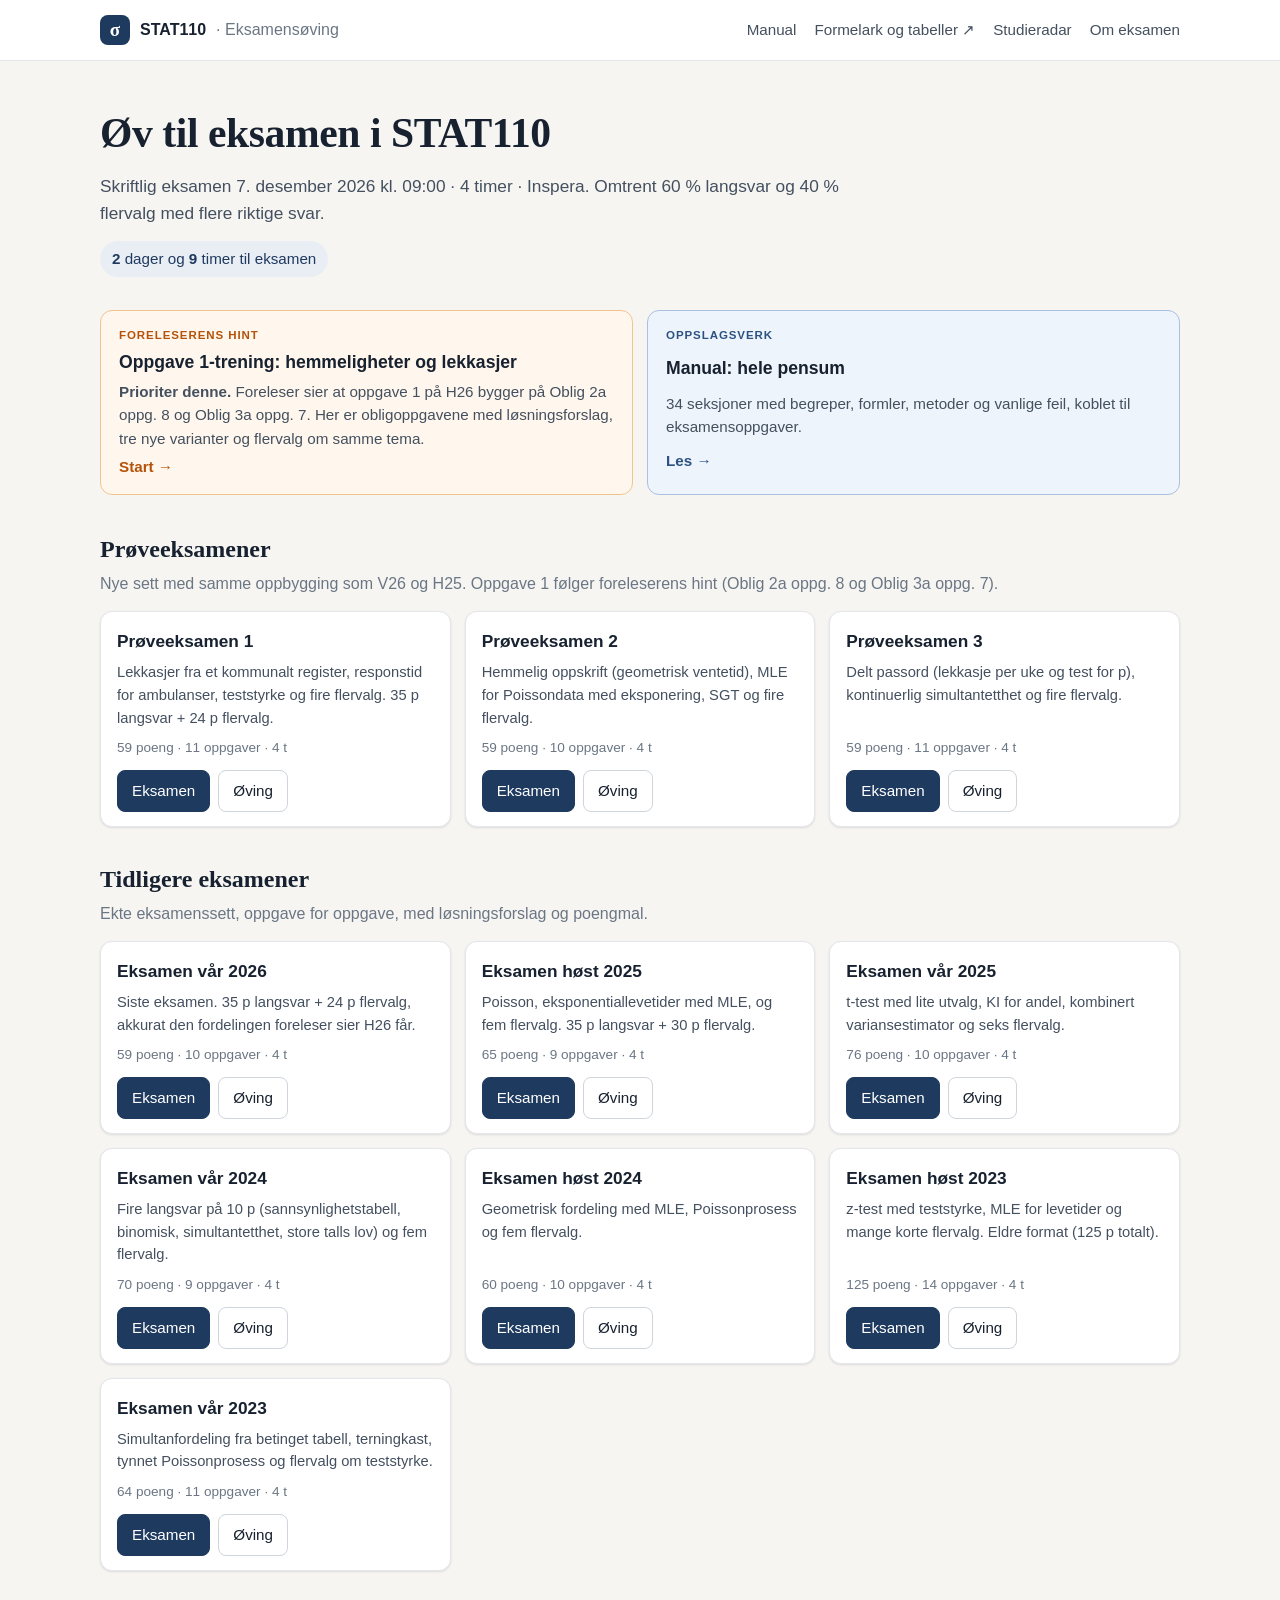
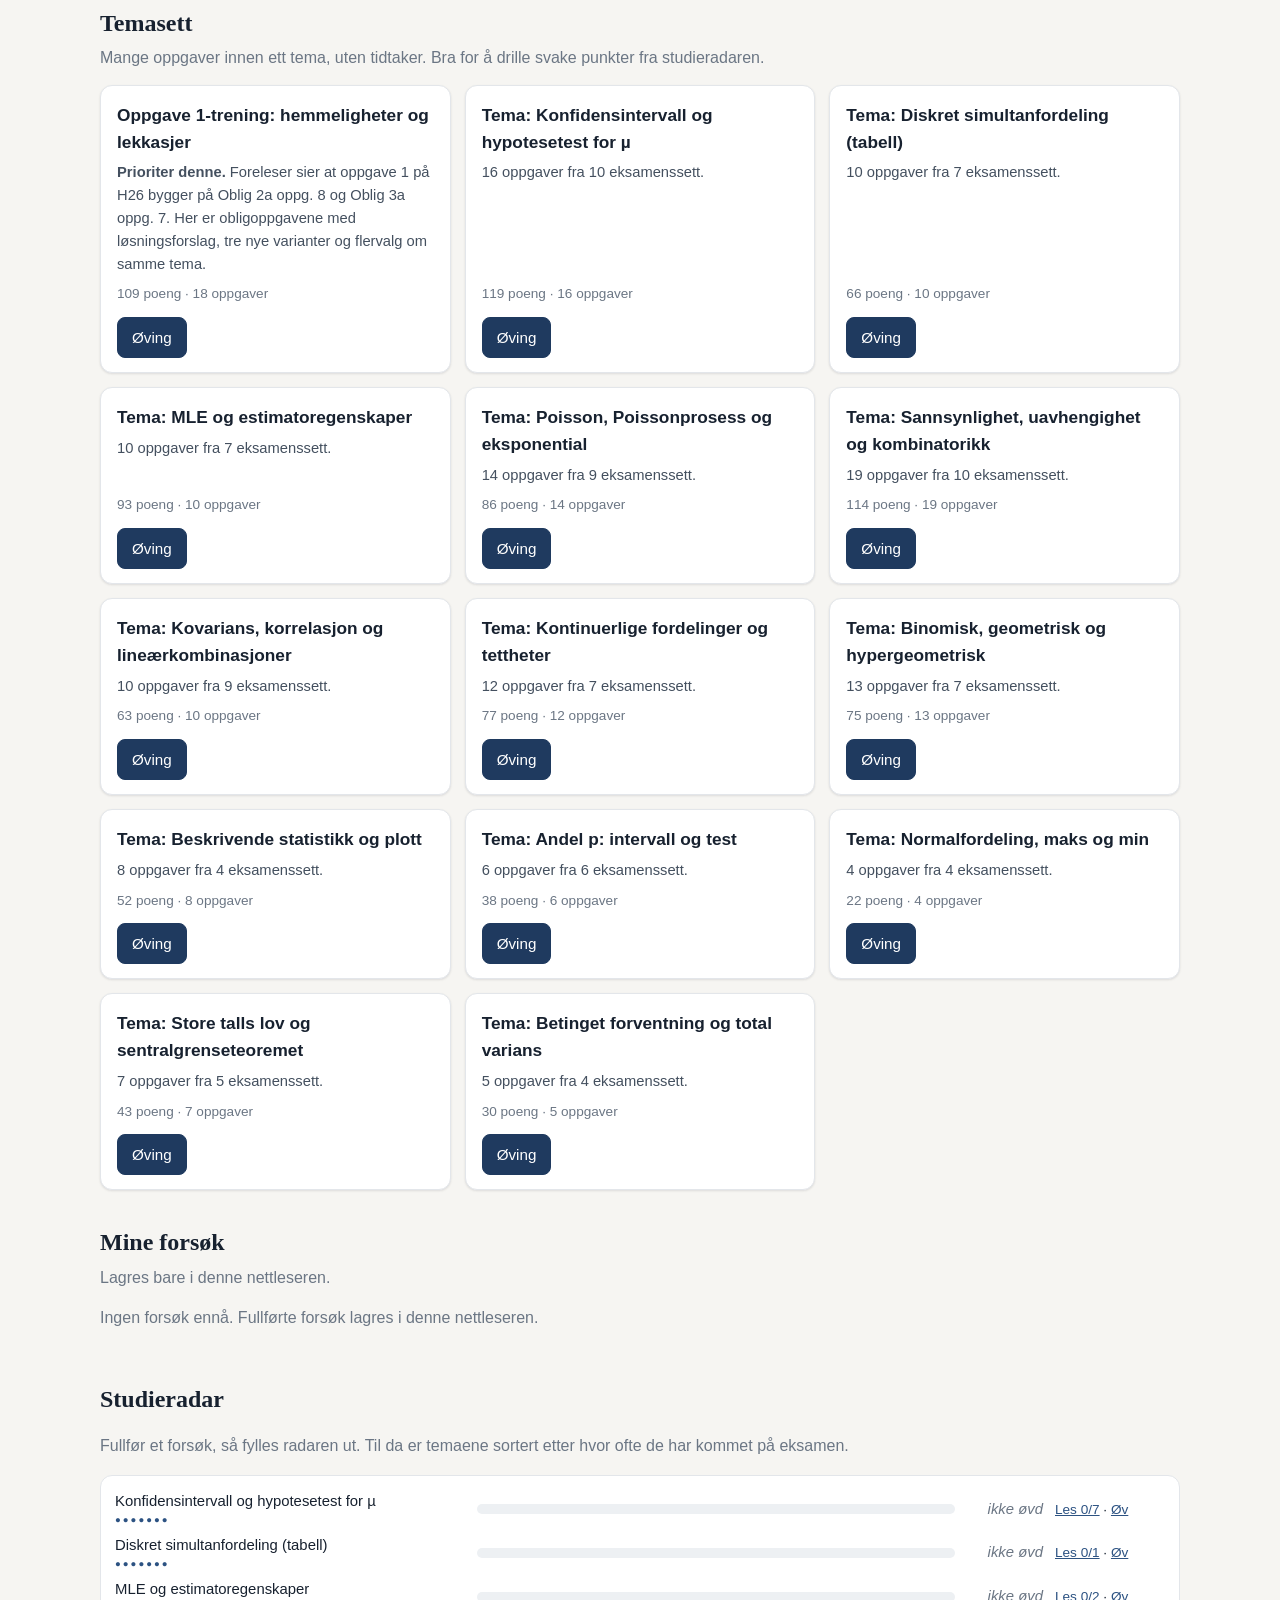
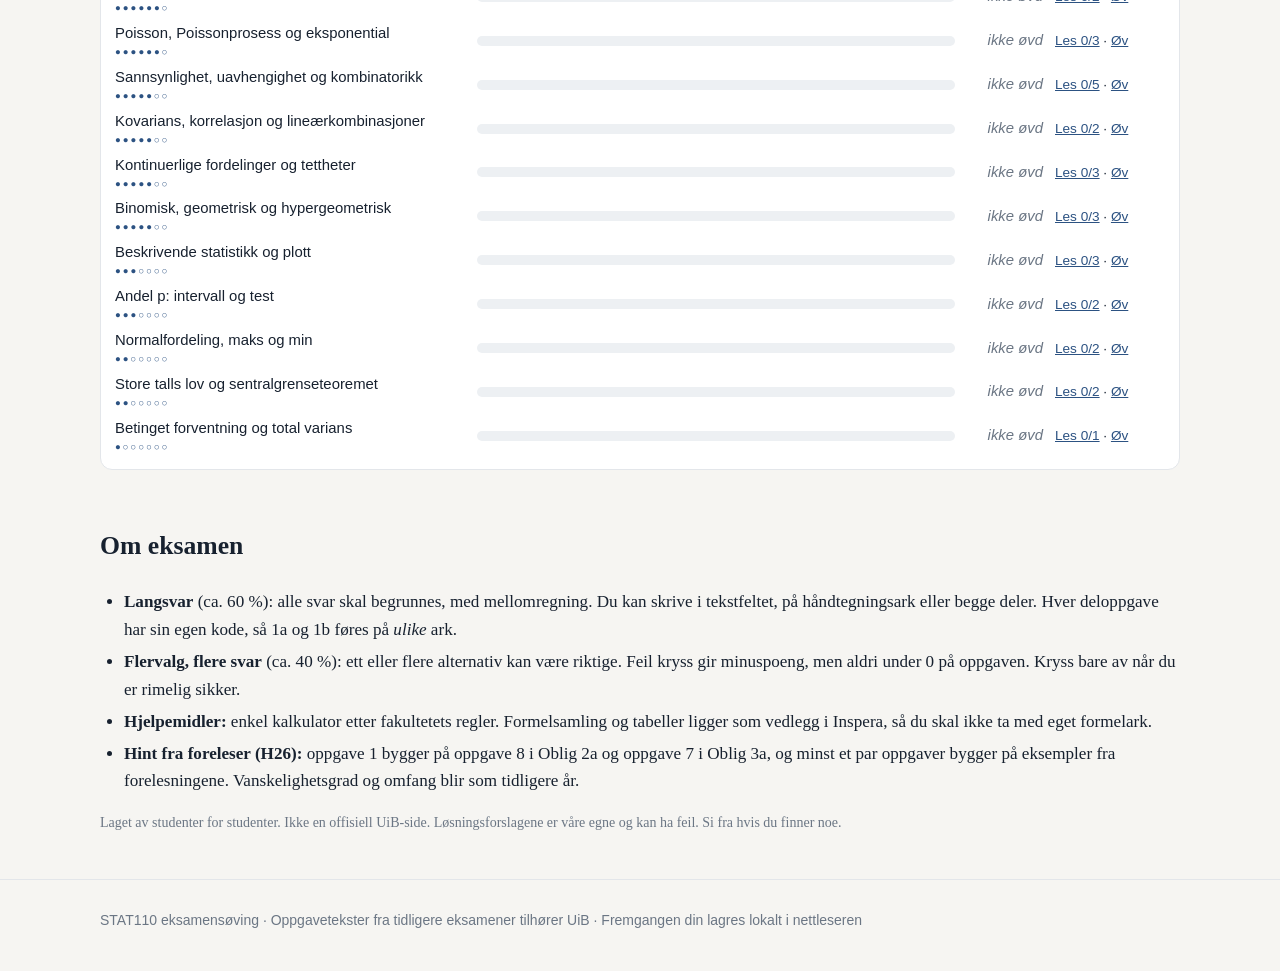
<file: index.html>
<!DOCTYPE html>
<html lang="nb">
<head>
  <meta charset="utf-8">
  <meta name="viewport" content="width=device-width, initial-scale=1">
  <title>STAT110 · Eksamensøving</title>
  <meta name="description" content="Prøveeksamener, tidligere eksamener og temasett for STAT110 Grunnkurs i statistikk (UiB).">
  <link rel="icon" href="data:image/svg+xml,<svg xmlns='http://www.w3.org/2000/svg' viewBox='0 0 32 32'><rect width='32' height='32' rx='7' fill='%231f3a5f'/><text x='16' y='23' font-size='20' text-anchor='middle' fill='white' font-family='Georgia'>σ</text></svg>">
  <link rel="stylesheet" href="vendor/katex/katex.min.css">
  <link rel="stylesheet" href="css/style.css">
</head>
<body>
  <header class="site-head">
    <div class="wrap head-inner">
      <a class="brand" href="./"><span class="logo">σ</span> STAT110 <span class="muted">· Eksamensøving</span></a>
      <nav class="top-links">
        <a href="manual.html">Manual</a>
        <a href="formelark.html" target="_blank" rel="noopener">Formelark og tabeller ↗</a>
        <a href="#radar-sec">Studieradar</a>
        <a href="#om">Om eksamen</a>
      </nav>
    </div>
  </header>

  <main id="main" class="wrap">
    <section class="hero">
      <div>
        <h1>Øv til eksamen i STAT110</h1>
        <p class="lead">Skriftlig eksamen 7. desember 2026 kl. 09:00 · 4 timer · Inspera. Omtrent 60 % langsvar og 40 % flervalg med flere riktige svar.</p>
        <p id="countdown" class="countdown"></p>
      </div>
      <div class="feature-row">
        <div id="featured"></div>
        <a class="featured manual-card" href="manual.html"><span class="feat-tag">Oppslagsverk</span><b>Manual: hele pensum</b><span>34 seksjoner med begreper, formler, metoder og vanlige feil, koblet til eksamensoppgaver.</span><span class="go">Les →</span></a>
      </div>
    </section>

    <section class="block" id="prove-sec">
      <div class="block-head">
        <h2>Prøveeksamener</h2>
        <p class="muted">Nye sett med samme oppbygging som V26 og H25. Oppgave 1 følger foreleserens hint (Oblig 2a oppg. 8 og Oblig 3a oppg. 7).</p>
      </div>
      <div class="grid" id="prove"></div>
    </section>

    <section class="block" id="tidligere-sec">
      <div class="block-head">
        <h2>Tidligere eksamener</h2>
        <p class="muted">Ekte eksamenssett, oppgave for oppgave, med løsningsforslag og poengmal.</p>
      </div>
      <div class="grid" id="tidligere"></div>
    </section>

    <section class="block" id="temasett-sec">
      <div class="block-head">
        <h2>Temasett</h2>
        <p class="muted">Mange oppgaver innen ett tema, uten tidtaker. Bra for å drille svake punkter fra studieradaren.</p>
      </div>
      <div class="grid" id="temasett"></div>
    </section>

    <section class="block" id="runs-sec">
      <div class="block-head">
        <h2>Mine forsøk</h2>
        <p class="muted">Lagres bare i denne nettleseren.</p>
      </div>
      <div id="runs"></div>
    </section>

    <section class="block" id="radar-sec">
      <div class="block-head">
        <h2>Studieradar</h2>
      </div>
      <div id="radar"></div>
    </section>

    <section class="block prose" id="om">
      <h2>Om eksamen</h2>
      <ul>
        <li><strong>Langsvar</strong> (ca. 60 %): alle svar skal begrunnes, med mellomregning. Du kan skrive i tekstfeltet, på håndtegningsark eller begge deler. Hver deloppgave har sin egen kode, så 1a og 1b føres på <em>ulike</em> ark.</li>
        <li><strong>Flervalg, flere svar</strong> (ca. 40 %): ett eller flere alternativ kan være riktige. Feil kryss gir minuspoeng, men aldri under 0 på oppgaven. Kryss bare av når du er rimelig sikker.</li>
        <li><strong>Hjelpemidler:</strong> enkel kalkulator etter fakultetets regler. Formelsamling og tabeller ligger som vedlegg i Inspera, så du skal ikke ta med eget formelark.</li>
        <li><strong>Hint fra foreleser (H26):</strong> oppgave 1 bygger på oppgave 8 i Oblig 2a og oppgave 7 i Oblig 3a, og minst et par oppgaver bygger på eksempler fra forelesningene. Vanskelighetsgrad og omfang blir som tidligere år.</li>
      </ul>
      <p class="muted small">Laget av studenter for studenter. Ikke en offisiell UiB-side. Løsningsforslagene er våre egne og kan ha feil. Si fra hvis du finner noe.</p>
    </section>
  </main>

  <footer class="site-foot"><div class="wrap muted small">STAT110 eksamensøving · Oppgavetekster fra tidligere eksamener tilhører UiB · Fremgangen din lagres lokalt i nettleseren</div></footer>

  <script defer src="vendor/katex/katex.min.js"></script>
  <script defer src="vendor/katex/contrib/auto-render.min.js"></script>
  <script type="module" src="js/home.js"></script>
</body>
</html>
</file>
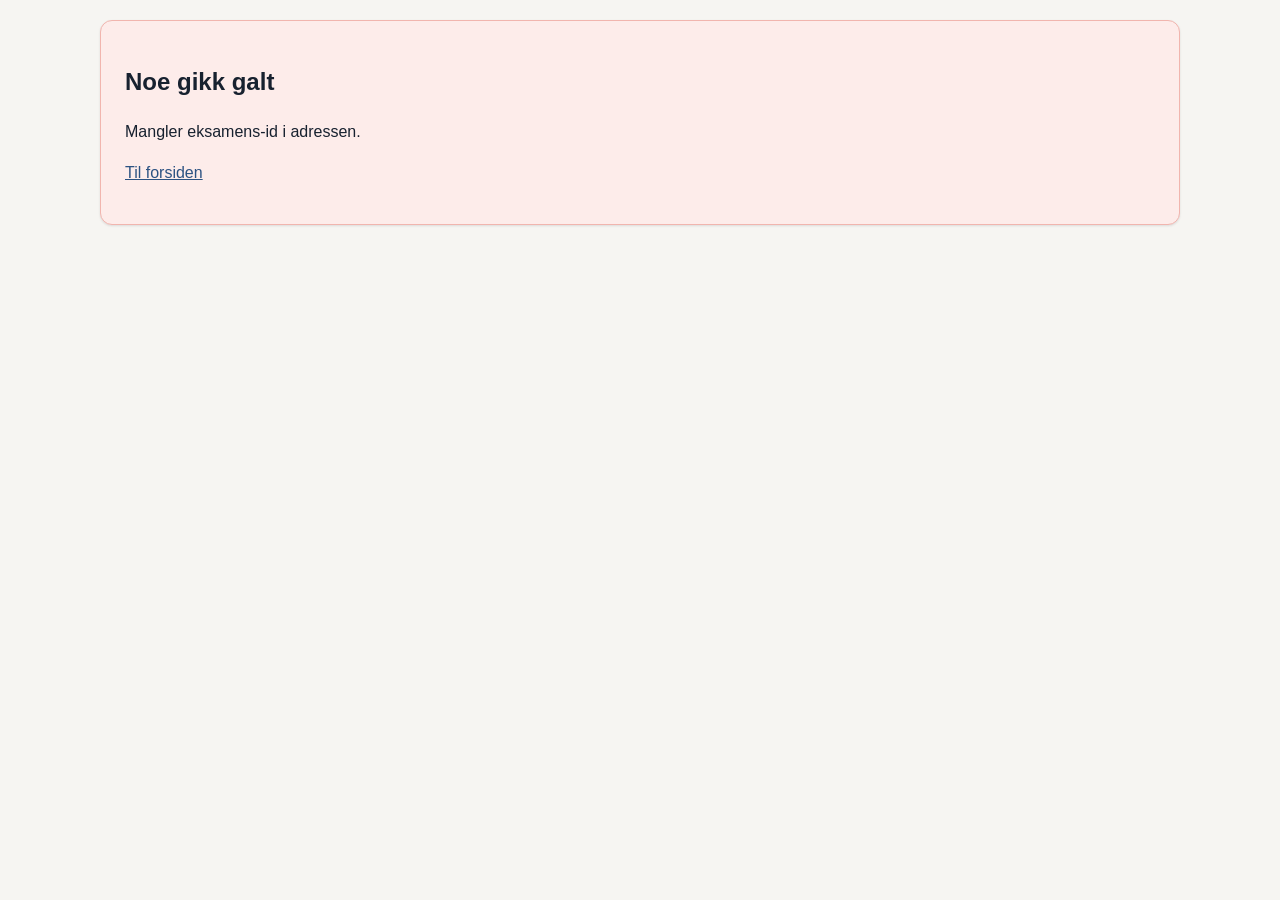
<file: eksamen.html>
<!DOCTYPE html>
<html lang="nb">
<head>
  <meta charset="utf-8">
  <meta name="viewport" content="width=device-width, initial-scale=1">
  <title>Eksamen · STAT110</title>
  <link rel="icon" href="data:image/svg+xml,<svg xmlns='http://www.w3.org/2000/svg' viewBox='0 0 32 32'><rect width='32' height='32' rx='7' fill='%231f3a5f'/><text x='16' y='23' font-size='20' text-anchor='middle' fill='white' font-family='Georgia'>σ</text></svg>">
  <link rel="stylesheet" href="vendor/katex/katex.min.css">
  <link rel="stylesheet" href="css/style.css">
</head>
<body class="exam-page">
  <div id="exam-bar" class="exam-bar" hidden></div>
  <main id="app" class="wrap"><p class="muted loading">Laster …</p></main>
  <script defer src="vendor/katex/katex.min.js"></script>
  <script defer src="vendor/katex/contrib/auto-render.min.js"></script>
  <script type="module" src="js/exam.js"></script>
</body>
</html>
</file>
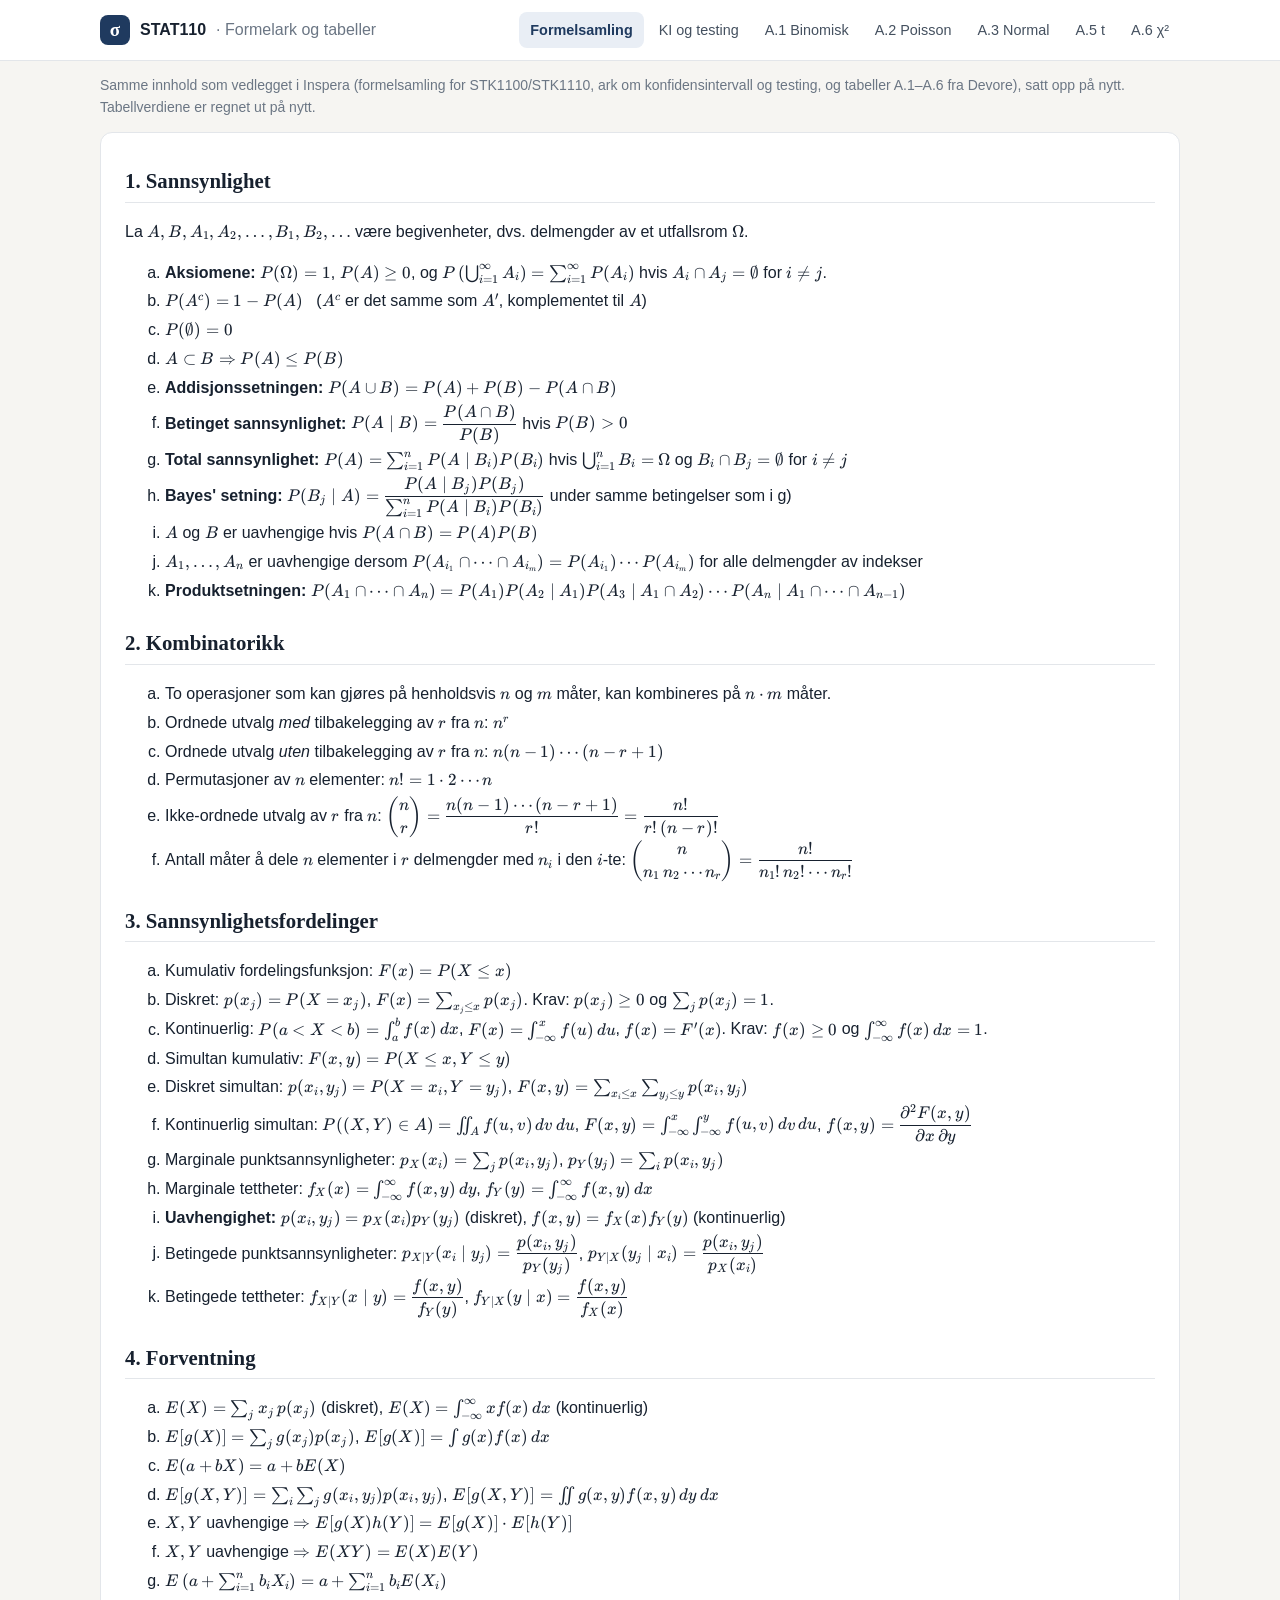
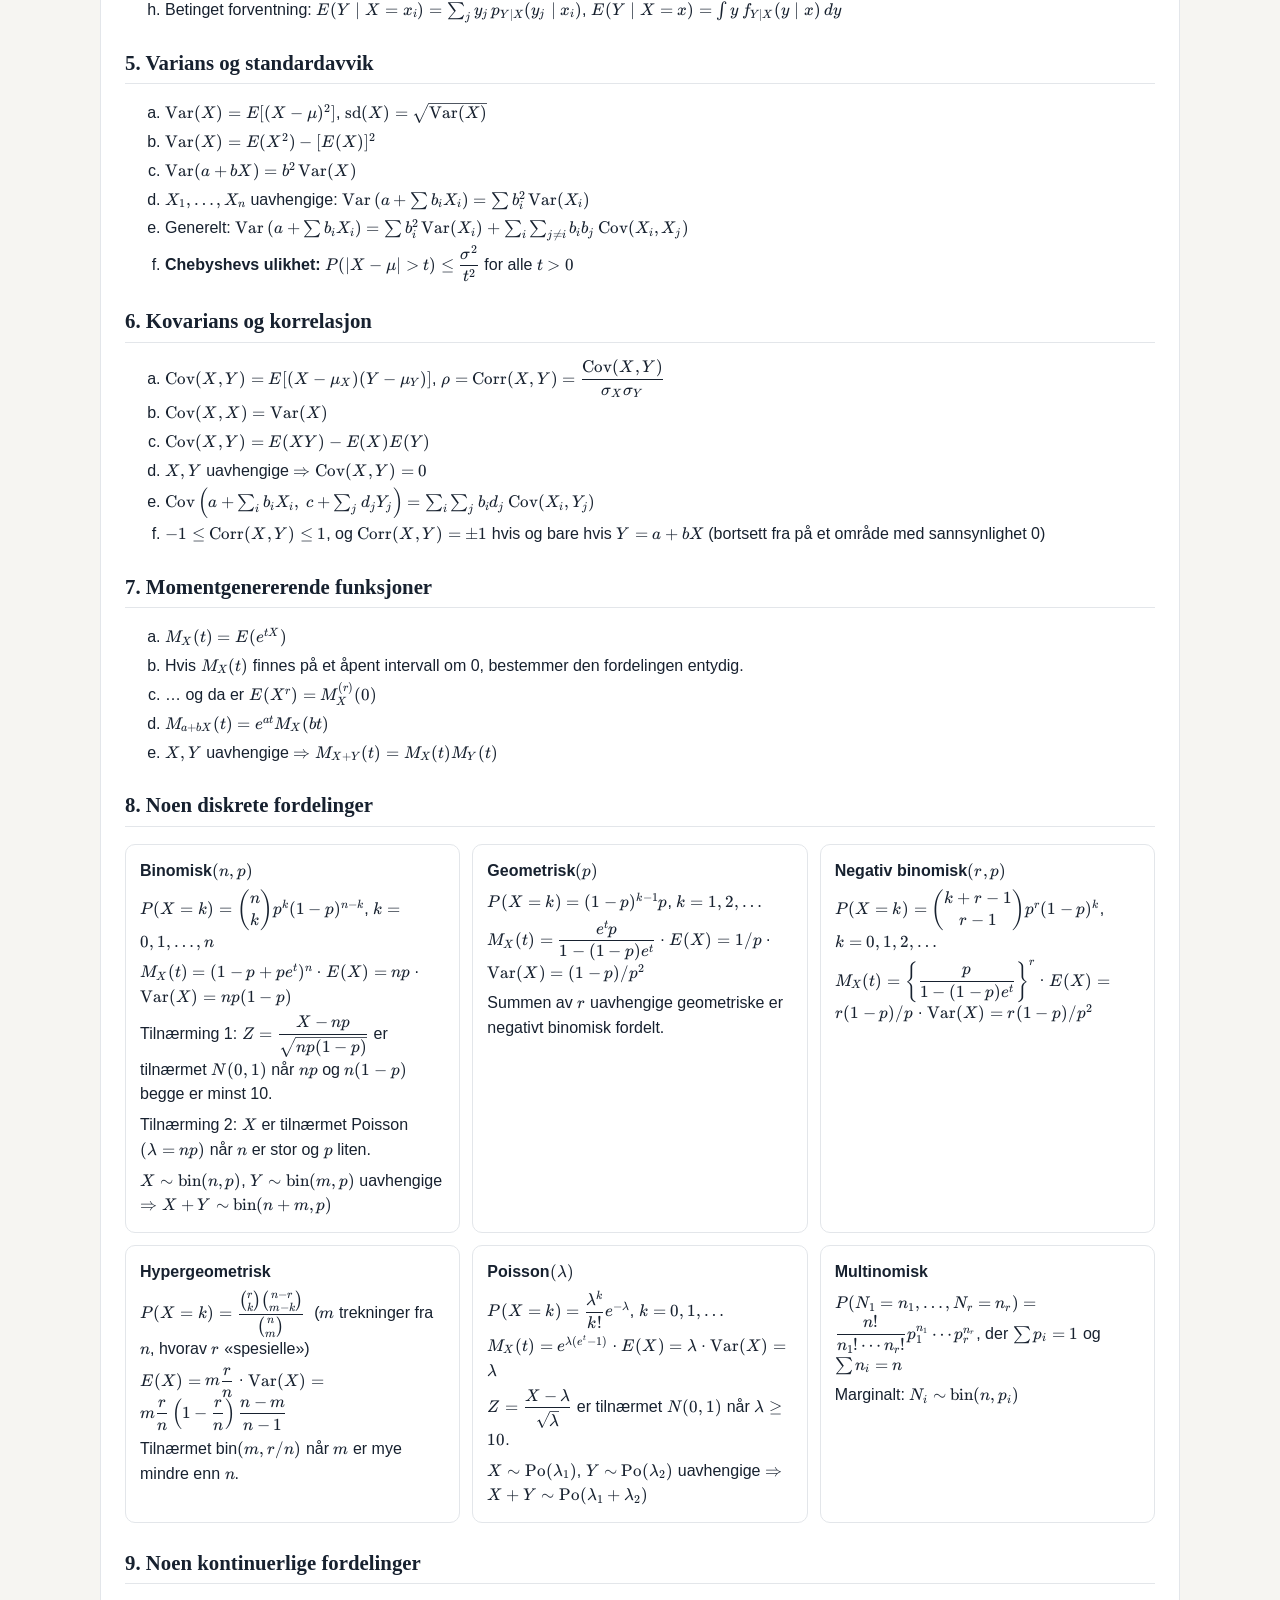
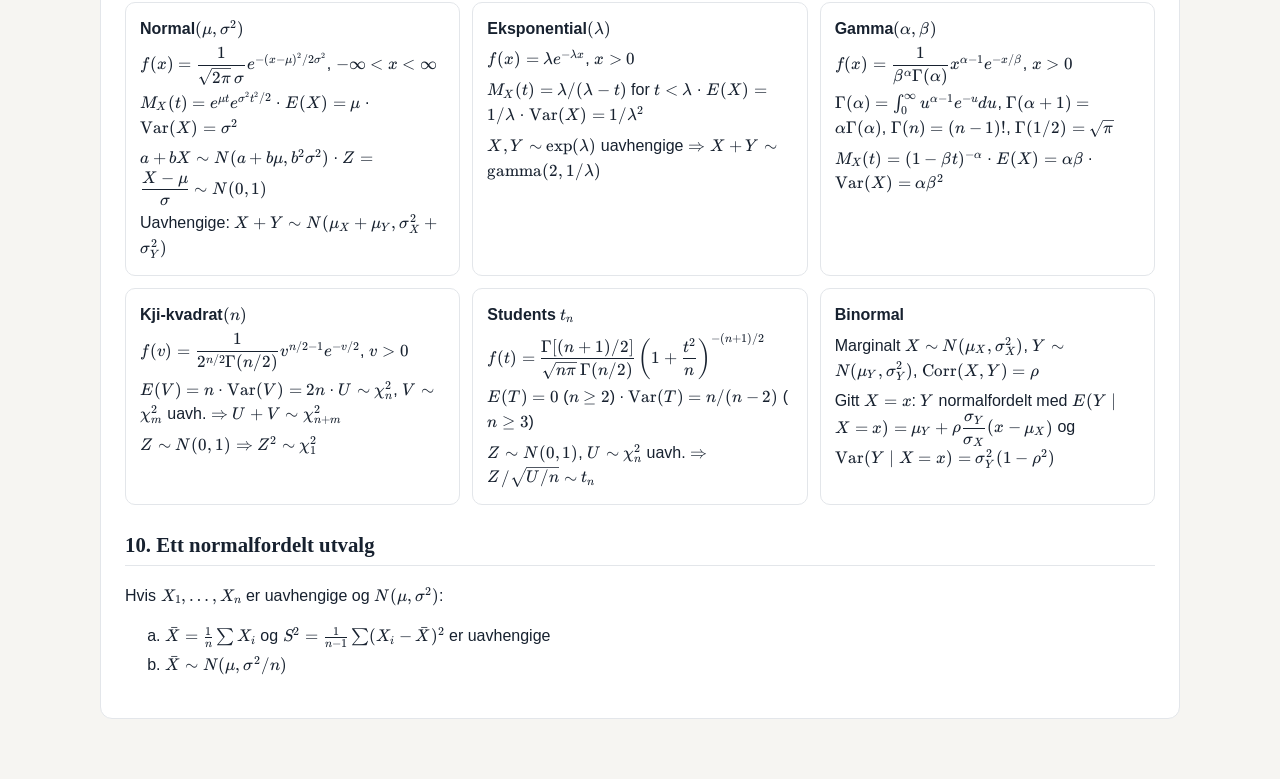
<file: formelark.html>
<!DOCTYPE html>
<html lang="nb">
<head>
  <meta charset="utf-8">
  <meta name="viewport" content="width=device-width, initial-scale=1">
  <title>Formelark og tabeller · STAT110</title>
  <link rel="icon" href="data:image/svg+xml,<svg xmlns='http://www.w3.org/2000/svg' viewBox='0 0 32 32'><rect width='32' height='32' rx='7' fill='%231f3a5f'/><text x='16' y='23' font-size='20' text-anchor='middle' fill='white' font-family='Georgia'>σ</text></svg>">
  <link rel="stylesheet" href="vendor/katex/katex.min.css">
  <link rel="stylesheet" href="css/style.css">
</head>
<body class="formel-page">
  <header class="site-head">
    <div class="wrap head-inner">
      <a class="brand" href="./"><span class="logo">σ</span> STAT110 <span class="muted">· Formelark og tabeller</span></a>
      <nav class="tabs" id="tabs">
        <button data-tab="formler" class="on">Formelsamling</button>
        <button data-tab="ki">KI og testing</button>
        <button data-tab="A1">A.1 Binomisk</button>
        <button data-tab="A2">A.2 Poisson</button>
        <button data-tab="A3">A.3 Normal</button>
        <button data-tab="A5">A.5 t</button>
        <button data-tab="A6">A.6 χ²</button>
      </nav>
    </div>
  </header>

  <main class="wrap formel">
    <p class="muted small">Samme innhold som vedlegget i Inspera (formelsamling for STK1100/STK1110, ark om konfidensintervall og testing, og tabeller A.1–A.6 fra Devore), satt opp på nytt. Tabellverdiene er regnet ut på nytt.</p>

    <section data-pane="formler" class="pane on">
      <h2>1. Sannsynlighet</h2>
      <p>La $A, B, A_1, A_2, \dots, B_1, B_2, \dots$ være begivenheter, dvs. delmengder av et utfallsrom $\Omega$.</p>
      <ol type="a">
        <li><b>Aksiomene:</b> $P(\Omega)=1$, $P(A)\ge 0$, og $P\left(\bigcup_{i=1}^\infty A_i\right)=\sum_{i=1}^\infty P(A_i)$ hvis $A_i\cap A_j=\emptyset$ for $i\ne j$.</li>
        <li>$P(A^c)=1-P(A)$ &nbsp; ($A^c$ er det samme som $A'$, komplementet til $A$)</li>
        <li>$P(\emptyset)=0$</li>
        <li>$A\subset B \Rightarrow P(A)\le P(B)$</li>
        <li><b>Addisjonssetningen:</b> $P(A\cup B)=P(A)+P(B)-P(A\cap B)$</li>
        <li><b>Betinget sannsynlighet:</b> $P(A\mid B)=\dfrac{P(A\cap B)}{P(B)}$ hvis $P(B)>0$</li>
        <li><b>Total sannsynlighet:</b> $P(A)=\sum_{i=1}^n P(A\mid B_i)P(B_i)$ hvis $\bigcup_{i=1}^n B_i=\Omega$ og $B_i\cap B_j=\emptyset$ for $i\ne j$</li>
        <li><b>Bayes' setning:</b> $P(B_j\mid A)=\dfrac{P(A\mid B_j)P(B_j)}{\sum_{i=1}^n P(A\mid B_i)P(B_i)}$ under samme betingelser som i g)</li>
        <li>$A$ og $B$ er uavhengige hvis $P(A\cap B)=P(A)P(B)$</li>
        <li>$A_1,\dots,A_n$ er uavhengige dersom $P(A_{i_1}\cap\cdots\cap A_{i_m})=P(A_{i_1})\cdots P(A_{i_m})$ for alle delmengder av indekser</li>
        <li><b>Produktsetningen:</b> $P(A_1\cap\cdots\cap A_n)=P(A_1)P(A_2\mid A_1)P(A_3\mid A_1\cap A_2)\cdots P(A_n\mid A_1\cap\cdots\cap A_{n-1})$</li>
      </ol>

      <h2>2. Kombinatorikk</h2>
      <ol type="a">
        <li>To operasjoner som kan gjøres på henholdsvis $n$ og $m$ måter, kan kombineres på $n\cdot m$ måter.</li>
        <li>Ordnede utvalg <em>med</em> tilbakelegging av $r$ fra $n$: $n^r$</li>
        <li>Ordnede utvalg <em>uten</em> tilbakelegging av $r$ fra $n$: $n(n-1)\cdots(n-r+1)$</li>
        <li>Permutasjoner av $n$ elementer: $n!=1\cdot 2\cdots n$</li>
        <li>Ikke-ordnede utvalg av $r$ fra $n$: $\dbinom{n}{r}=\dfrac{n(n-1)\cdots(n-r+1)}{r!}=\dfrac{n!}{r!\,(n-r)!}$</li>
        <li>Antall måter å dele $n$ elementer i $r$ delmengder med $n_i$ i den $i$-te: $\dbinom{n}{n_1\,n_2\cdots n_r}=\dfrac{n!}{n_1!\,n_2!\cdots n_r!}$</li>
      </ol>

      <h2>3. Sannsynlighetsfordelinger</h2>
      <ol type="a">
        <li>Kumulativ fordelingsfunksjon: $F(x)=P(X\le x)$</li>
        <li>Diskret: $p(x_j)=P(X=x_j)$, $F(x)=\sum_{x_j\le x}p(x_j)$. Krav: $p(x_j)\ge 0$ og $\sum_j p(x_j)=1$.</li>
        <li>Kontinuerlig: $P(a&lt;X&lt;b)=\int_a^b f(x)\,dx$, $F(x)=\int_{-\infty}^x f(u)\,du$, $f(x)=F'(x)$. Krav: $f(x)\ge0$ og $\int_{-\infty}^\infty f(x)\,dx=1$.</li>
        <li>Simultan kumulativ: $F(x,y)=P(X\le x, Y\le y)$</li>
        <li>Diskret simultan: $p(x_i,y_j)=P(X=x_i,Y=y_j)$, $F(x,y)=\sum_{x_i\le x}\sum_{y_j\le y}p(x_i,y_j)$</li>
        <li>Kontinuerlig simultan: $P((X,Y)\in A)=\iint_A f(u,v)\,dv\,du$, $F(x,y)=\int_{-\infty}^x\int_{-\infty}^y f(u,v)\,dv\,du$, $f(x,y)=\dfrac{\partial^2F(x,y)}{\partial x\,\partial y}$</li>
        <li>Marginale punktsannsynligheter: $p_X(x_i)=\sum_j p(x_i,y_j)$, $p_Y(y_j)=\sum_i p(x_i,y_j)$</li>
        <li>Marginale tettheter: $f_X(x)=\int_{-\infty}^\infty f(x,y)\,dy$, $f_Y(y)=\int_{-\infty}^\infty f(x,y)\,dx$</li>
        <li><b>Uavhengighet:</b> $p(x_i,y_j)=p_X(x_i)p_Y(y_j)$ (diskret), $f(x,y)=f_X(x)f_Y(y)$ (kontinuerlig)</li>
        <li>Betingede punktsannsynligheter: $p_{X\mid Y}(x_i\mid y_j)=\dfrac{p(x_i,y_j)}{p_Y(y_j)}$, $p_{Y\mid X}(y_j\mid x_i)=\dfrac{p(x_i,y_j)}{p_X(x_i)}$</li>
        <li>Betingede tettheter: $f_{X\mid Y}(x\mid y)=\dfrac{f(x,y)}{f_Y(y)}$, $f_{Y\mid X}(y\mid x)=\dfrac{f(x,y)}{f_X(x)}$</li>
      </ol>

      <h2>4. Forventning</h2>
      <ol type="a">
        <li>$E(X)=\sum_j x_j\,p(x_j)$ (diskret), $E(X)=\int_{-\infty}^\infty x f(x)\,dx$ (kontinuerlig)</li>
        <li>$E[g(X)]=\sum_j g(x_j)p(x_j)$, $E[g(X)]=\int g(x)f(x)\,dx$</li>
        <li>$E(a+bX)=a+bE(X)$</li>
        <li>$E[g(X,Y)]=\sum_i\sum_j g(x_i,y_j)p(x_i,y_j)$, $E[g(X,Y)]=\iint g(x,y)f(x,y)\,dy\,dx$</li>
        <li>$X,Y$ uavhengige $\Rightarrow E[g(X)h(Y)]=E[g(X)]\cdot E[h(Y)]$</li>
        <li>$X,Y$ uavhengige $\Rightarrow E(XY)=E(X)E(Y)$</li>
        <li>$E\left(a+\sum_{i=1}^n b_iX_i\right)=a+\sum_{i=1}^n b_iE(X_i)$</li>
        <li>Betinget forventning: $E(Y\mid X=x_i)=\sum_j y_j\,p_{Y\mid X}(y_j\mid x_i)$, $E(Y\mid X=x)=\int y\,f_{Y\mid X}(y\mid x)\,dy$</li>
      </ol>

      <h2>5. Varians og standardavvik</h2>
      <ol type="a">
        <li>$\operatorname{Var}(X)=E[(X-\mu)^2]$, $\operatorname{sd}(X)=\sqrt{\operatorname{Var}(X)}$</li>
        <li>$\operatorname{Var}(X)=E(X^2)-[E(X)]^2$</li>
        <li>$\operatorname{Var}(a+bX)=b^2\operatorname{Var}(X)$</li>
        <li>$X_1,\dots,X_n$ uavhengige: $\operatorname{Var}\left(a+\sum b_iX_i\right)=\sum b_i^2\operatorname{Var}(X_i)$</li>
        <li>Generelt: $\operatorname{Var}\left(a+\sum b_iX_i\right)=\sum b_i^2\operatorname{Var}(X_i)+\sum_{i}\sum_{j\ne i}b_ib_j\operatorname{Cov}(X_i,X_j)$</li>
        <li><b>Chebyshevs ulikhet:</b> $P(|X-\mu|&gt;t)\le \dfrac{\sigma^2}{t^2}$ for alle $t&gt;0$</li>
      </ol>

      <h2>6. Kovarians og korrelasjon</h2>
      <ol type="a">
        <li>$\operatorname{Cov}(X,Y)=E[(X-\mu_X)(Y-\mu_Y)]$, $\rho=\operatorname{Corr}(X,Y)=\dfrac{\operatorname{Cov}(X,Y)}{\sigma_X\sigma_Y}$</li>
        <li>$\operatorname{Cov}(X,X)=\operatorname{Var}(X)$</li>
        <li>$\operatorname{Cov}(X,Y)=E(XY)-E(X)E(Y)$</li>
        <li>$X,Y$ uavhengige $\Rightarrow \operatorname{Cov}(X,Y)=0$</li>
        <li>$\operatorname{Cov}\left(a+\sum_i b_iX_i,\; c+\sum_j d_jY_j\right)=\sum_i\sum_j b_id_j\operatorname{Cov}(X_i,Y_j)$</li>
        <li>$-1\le\operatorname{Corr}(X,Y)\le 1$, og $\operatorname{Corr}(X,Y)=\pm1$ hvis og bare hvis $Y=a+bX$ (bortsett fra på et område med sannsynlighet 0)</li>
      </ol>

      <h2>7. Momentgenererende funksjoner</h2>
      <ol type="a">
        <li>$M_X(t)=E(e^{tX})$</li>
        <li>Hvis $M_X(t)$ finnes på et åpent intervall om 0, bestemmer den fordelingen entydig.</li>
        <li>… og da er $E(X^r)=M_X^{(r)}(0)$</li>
        <li>$M_{a+bX}(t)=e^{at}M_X(bt)$</li>
        <li>$X,Y$ uavhengige $\Rightarrow M_{X+Y}(t)=M_X(t)M_Y(t)$</li>
      </ol>

      <h2>8. Noen diskrete fordelinger</h2>
      <div class="dist-grid">
        <div><h3>Binomisk$(n,p)$</h3>
          <p>$P(X=k)=\dbinom{n}{k}p^k(1-p)^{n-k}$, $k=0,1,\dots,n$</p>
          <p>$M_X(t)=(1-p+pe^t)^n$ · $E(X)=np$ · $\operatorname{Var}(X)=np(1-p)$</p>
          <p>Tilnærming 1: $Z=\dfrac{X-np}{\sqrt{np(1-p)}}$ er tilnærmet $N(0,1)$ når $np$ og $n(1-p)$ begge er minst 10.</p>
          <p>Tilnærming 2: $X$ er tilnærmet Poisson$(\lambda=np)$ når $n$ er stor og $p$ liten.</p>
          <p>$X\sim\text{bin}(n,p)$, $Y\sim\text{bin}(m,p)$ uavhengige $\Rightarrow X+Y\sim\text{bin}(n+m,p)$</p></div>
        <div><h3>Geometrisk$(p)$</h3>
          <p>$P(X=k)=(1-p)^{k-1}p$, $k=1,2,\dots$</p>
          <p>$M_X(t)=\dfrac{e^tp}{1-(1-p)e^t}$ · $E(X)=1/p$ · $\operatorname{Var}(X)=(1-p)/p^2$</p>
          <p>Summen av $r$ uavhengige geometriske er negativt binomisk fordelt.</p></div>
        <div><h3>Negativ binomisk$(r,p)$</h3>
          <p>$P(X=k)=\dbinom{k+r-1}{r-1}p^r(1-p)^k$, $k=0,1,2,\dots$</p>
          <p>$M_X(t)=\left\{\dfrac{p}{1-(1-p)e^t}\right\}^r$ · $E(X)=r(1-p)/p$ · $\operatorname{Var}(X)=r(1-p)/p^2$</p></div>
        <div><h3>Hypergeometrisk</h3>
          <p>$P(X=k)=\dfrac{\binom{r}{k}\binom{n-r}{m-k}}{\binom{n}{m}}$ &nbsp;($m$ trekninger fra $n$, hvorav $r$ «spesielle»)</p>
          <p>$E(X)=m\dfrac{r}{n}$ · $\operatorname{Var}(X)=m\dfrac{r}{n}\left(1-\dfrac{r}{n}\right)\dfrac{n-m}{n-1}$</p>
          <p>Tilnærmet bin$(m, r/n)$ når $m$ er mye mindre enn $n$.</p></div>
        <div><h3>Poisson$(\lambda)$</h3>
          <p>$P(X=k)=\dfrac{\lambda^k}{k!}e^{-\lambda}$, $k=0,1,\dots$</p>
          <p>$M_X(t)=e^{\lambda(e^t-1)}$ · $E(X)=\lambda$ · $\operatorname{Var}(X)=\lambda$</p>
          <p>$Z=\dfrac{X-\lambda}{\sqrt\lambda}$ er tilnærmet $N(0,1)$ når $\lambda\ge 10$.</p>
          <p>$X\sim\text{Po}(\lambda_1)$, $Y\sim\text{Po}(\lambda_2)$ uavhengige $\Rightarrow X+Y\sim\text{Po}(\lambda_1+\lambda_2)$</p></div>
        <div><h3>Multinomisk</h3>
          <p>$P(N_1=n_1,\dots,N_r=n_r)=\dfrac{n!}{n_1!\cdots n_r!}p_1^{n_1}\cdots p_r^{n_r}$, der $\sum p_i=1$ og $\sum n_i=n$</p>
          <p>Marginalt: $N_i\sim\text{bin}(n,p_i)$</p></div>
      </div>

      <h2>9. Noen kontinuerlige fordelinger</h2>
      <div class="dist-grid">
        <div><h3>Normal$(\mu,\sigma^2)$</h3>
          <p>$f(x)=\dfrac{1}{\sqrt{2\pi}\,\sigma}e^{-(x-\mu)^2/2\sigma^2}$, $-\infty&lt;x&lt;\infty$</p>
          <p>$M_X(t)=e^{\mu t}e^{\sigma^2t^2/2}$ · $E(X)=\mu$ · $\operatorname{Var}(X)=\sigma^2$</p>
          <p>$a+bX\sim N(a+b\mu, b^2\sigma^2)$ · $Z=\dfrac{X-\mu}{\sigma}\sim N(0,1)$</p>
          <p>Uavhengige: $X+Y\sim N(\mu_X+\mu_Y,\sigma_X^2+\sigma_Y^2)$</p></div>
        <div><h3>Eksponential$(\lambda)$</h3>
          <p>$f(x)=\lambda e^{-\lambda x}$, $x&gt;0$</p>
          <p>$M_X(t)=\lambda/(\lambda-t)$ for $t&lt;\lambda$ · $E(X)=1/\lambda$ · $\operatorname{Var}(X)=1/\lambda^2$</p>
          <p>$X,Y\sim\exp(\lambda)$ uavhengige $\Rightarrow X+Y\sim\text{gamma}(2,1/\lambda)$</p></div>
        <div><h3>Gamma$(\alpha,\beta)$</h3>
          <p>$f(x)=\dfrac{1}{\beta^\alpha\Gamma(\alpha)}x^{\alpha-1}e^{-x/\beta}$, $x&gt;0$</p>
          <p>$\Gamma(\alpha)=\int_0^\infty u^{\alpha-1}e^{-u}du$, $\Gamma(\alpha+1)=\alpha\Gamma(\alpha)$, $\Gamma(n)=(n-1)!$, $\Gamma(1/2)=\sqrt\pi$</p>
          <p>$M_X(t)=(1-\beta t)^{-\alpha}$ · $E(X)=\alpha\beta$ · $\operatorname{Var}(X)=\alpha\beta^2$</p></div>
        <div><h3>Kji-kvadrat$(n)$</h3>
          <p>$f(v)=\dfrac{1}{2^{n/2}\Gamma(n/2)}v^{n/2-1}e^{-v/2}$, $v&gt;0$</p>
          <p>$E(V)=n$ · $\operatorname{Var}(V)=2n$ · $U\sim\chi^2_n$, $V\sim\chi^2_m$ uavh. $\Rightarrow U+V\sim\chi^2_{n+m}$</p>
          <p>$Z\sim N(0,1)\Rightarrow Z^2\sim\chi^2_1$</p></div>
        <div><h3>Students $t_n$</h3>
          <p>$f(t)=\dfrac{\Gamma[(n+1)/2]}{\sqrt{n\pi}\,\Gamma(n/2)}\left(1+\dfrac{t^2}{n}\right)^{-(n+1)/2}$</p>
          <p>$E(T)=0$ ($n\ge2$) · $\operatorname{Var}(T)=n/(n-2)$ ($n\ge3$)</p>
          <p>$Z\sim N(0,1)$, $U\sim\chi^2_n$ uavh. $\Rightarrow Z/\sqrt{U/n}\sim t_n$</p></div>
        <div><h3>Binormal</h3>
          <p>Marginalt $X\sim N(\mu_X,\sigma_X^2)$, $Y\sim N(\mu_Y,\sigma_Y^2)$, $\operatorname{Corr}(X,Y)=\rho$</p>
          <p>Gitt $X=x$: $Y$ normalfordelt med $E(Y\mid X=x)=\mu_Y+\rho\dfrac{\sigma_Y}{\sigma_X}(x-\mu_X)$ og $\operatorname{Var}(Y\mid X=x)=\sigma_Y^2(1-\rho^2)$</p></div>
      </div>

      <h2>10. Ett normalfordelt utvalg</h2>
      <p>Hvis $X_1,\dots,X_n$ er uavhengige og $N(\mu,\sigma^2)$:</p>
      <ol type="a">
        <li>$\bar X=\frac1n\sum X_i$ og $S^2=\frac{1}{n-1}\sum(X_i-\bar X)^2$ er uavhengige</li>
        <li>$\bar X\sim N(\mu,\sigma^2/n)$</li>
      </ol>
    </section>

    <section data-pane="ki" class="pane">
      <h2>Målemodell, ett utvalg</h2>
      <p>$X_1,\dots,X_n$ uavhengige med samme fordeling, $X$-ene normalfordelte. $\hat\mu=\bar X=\frac1n\sum X_i$, $\operatorname{Var}(\hat\mu)=\sigma^2/n$, $SD(\hat\mu)=\sigma/\sqrt n$.</p>
      <h3>Konfidensintervall for $\mu$</h3>
      <ul>
        <li>$\sigma$ kjent: $\left[\bar X-z_{\alpha/2}\dfrac{\sigma}{\sqrt n},\ \bar X+z_{\alpha/2}\dfrac{\sigma}{\sqrt n}\right]$</li>
        <li>$\sigma$ ukjent: $\left[\bar X-t_{\alpha/2,n-1}\dfrac{S}{\sqrt n},\ \bar X+t_{\alpha/2,n-1}\dfrac{S}{\sqrt n}\right]$, der $S=\sqrt{\frac{1}{n-1}\sum(X_i-\bar X)^2}$</li>
      </ul>
      <h3>Testing av $H_0:\mu=\mu_0$</h3>
      <div class="table-wrap"><table class="md">
        <thead><tr><th>$H_1$</th><th>$\sigma$ kjent: $Z=\dfrac{\bar X-\mu_0}{\sigma/\sqrt n}$, forkast når</th><th>$\sigma$ ukjent: $t=\dfrac{\bar X-\mu_0}{S/\sqrt n}$, forkast når</th></tr></thead>
        <tbody>
          <tr><td>$\mu&lt;\mu_0$</td><td>$Z\le -z_\alpha$</td><td>$t\le -t_{\alpha,n-1}$</td></tr>
          <tr><td>$\mu\ne\mu_0$</td><td>$Z\le -z_{\alpha/2}$ eller $Z\ge z_{\alpha/2}$</td><td>$t\le -t_{\alpha/2,n-1}$ eller $t\ge t_{\alpha/2,n-1}$</td></tr>
          <tr><td>$\mu&gt;\mu_0$</td><td>$Z\ge z_\alpha$</td><td>$t\ge t_{\alpha,n-1}$</td></tr>
        </tbody></table></div>

      <h2>To utvalg</h2>
      <p>$X_1,\dots,X_{n_1}$ og $Y_1,\dots,Y_{n_2}$ uavhengige og normalfordelte, $E(X_i)=\mu_1$, $E(Y_i)=\mu_2$, $\operatorname{Var}(X_i)=\operatorname{Var}(Y_i)=\sigma^2$. Konfidensintervall for $\delta=\mu_1-\mu_2$:</p>
      <ul>
        <li>$\sigma$ kjent: $\bar X-\bar Y\pm z_{\alpha/2}\,\sigma\sqrt{\dfrac1{n_1}+\dfrac1{n_2}}$ &nbsp; (ulike kjente varianser: $\bar X-\bar Y\pm z_{\alpha/2}\sqrt{\dfrac{\sigma_1^2}{n_1}+\dfrac{\sigma_2^2}{n_2}}$)</li>
        <li>$\sigma$ ukjent: $\bar X-\bar Y\pm t_{\alpha/2}\,S_p\sqrt{\dfrac1{n_1}+\dfrac1{n_2}}$, med $S_p^2=\dfrac{\sum(X_i-\bar X)^2+\sum(Y_i-\bar Y)^2}{n_1+n_2-2}$ og $n_1+n_2-2$ frihetsgrader</li>
        <li>Parplan ($Z_i=X_i-Y_i$): $\bar X-\bar Y\pm t_{\alpha/2}\dfrac{S_z}{\sqrt n}$, $S_z^2=\dfrac1{n-1}\sum(Z_i-\bar Z)^2$</li>
      </ul>
      <p>Test av $H_0:\delta=\delta_0$ med $\sigma$ ukjent: $t=\dfrac{\bar X-\bar Y-\delta_0}{S_p\sqrt{1/n_1+1/n_2}}$, forkastningsområder som for ett utvalg. Tilsvarende når $\sigma$ er kjent.</p>

      <h2>Binomisk (andel $p$)</h2>
      <p>$\hat p=X/n$. Konfidensintervall: $\left[\hat p-z_{\alpha/2}\sqrt{\dfrac{\hat p(1-\hat p)}{n}},\ \hat p+z_{\alpha/2}\sqrt{\dfrac{\hat p(1-\hat p)}{n}}\right]$</p>
      <p>Test av $H_0:p=p_0$: $Z=\dfrac{\hat p-p_0}{\sqrt{p_0(1-p_0)/n}}$. Forkast når $Z\le -z_\alpha$ ($p&lt;p_0$), $|Z|\ge z_{\alpha/2}$ ($p\ne p_0$) eller $Z\ge z_\alpha$ ($p&gt;p_0$).</p>
      <p>I en tosidig situasjon kan du bruke konfidensintervall i stedet. Husk definisjon og bruk av p-verdi her og ellers.</p>
    </section>

    <section data-pane="A1" class="pane"><h2>Tabell A.1 · Kumulative binomiske sannsynligheter $B(x;n,p)=P(X\le x)$</h2><div id="tA1"></div></section>
    <section data-pane="A2" class="pane"><h2>Tabell A.2 · Kumulative Poisson-sannsynligheter $F(x;\mu)=P(X\le x)$</h2><div id="tA2"></div></section>
    <section data-pane="A3" class="pane"><h2>Tabell A.3 · Standard normalfordeling $\Phi(z)=P(Z\le z)$</h2><p class="muted small">Raden gir første desimal, kolonnen andre. For negative $z$ leses f.eks. $z=-1.23$ i rad $-1.2$, kolonne $.03$.</p><div id="tA3"></div></section>
    <section data-pane="A5" class="pane"><h2>Tabell A.5 · Kritiske verdier $t_{\alpha,\nu}$ (areal $\alpha$ til høyre)</h2><div id="tA5"></div></section>
    <section data-pane="A6" class="pane"><h2>Tabell A.6 · Kritiske verdier $\chi^2_{\alpha,\nu}$ (areal $\alpha$ til høyre)</h2><div id="tA6"></div></section>
  </main>

  <script defer src="vendor/katex/katex.min.js"></script>
  <script defer src="vendor/katex/contrib/auto-render.min.js"></script>
  <script type="module" src="js/formelark.js"></script>
</body>
</html>
</file>
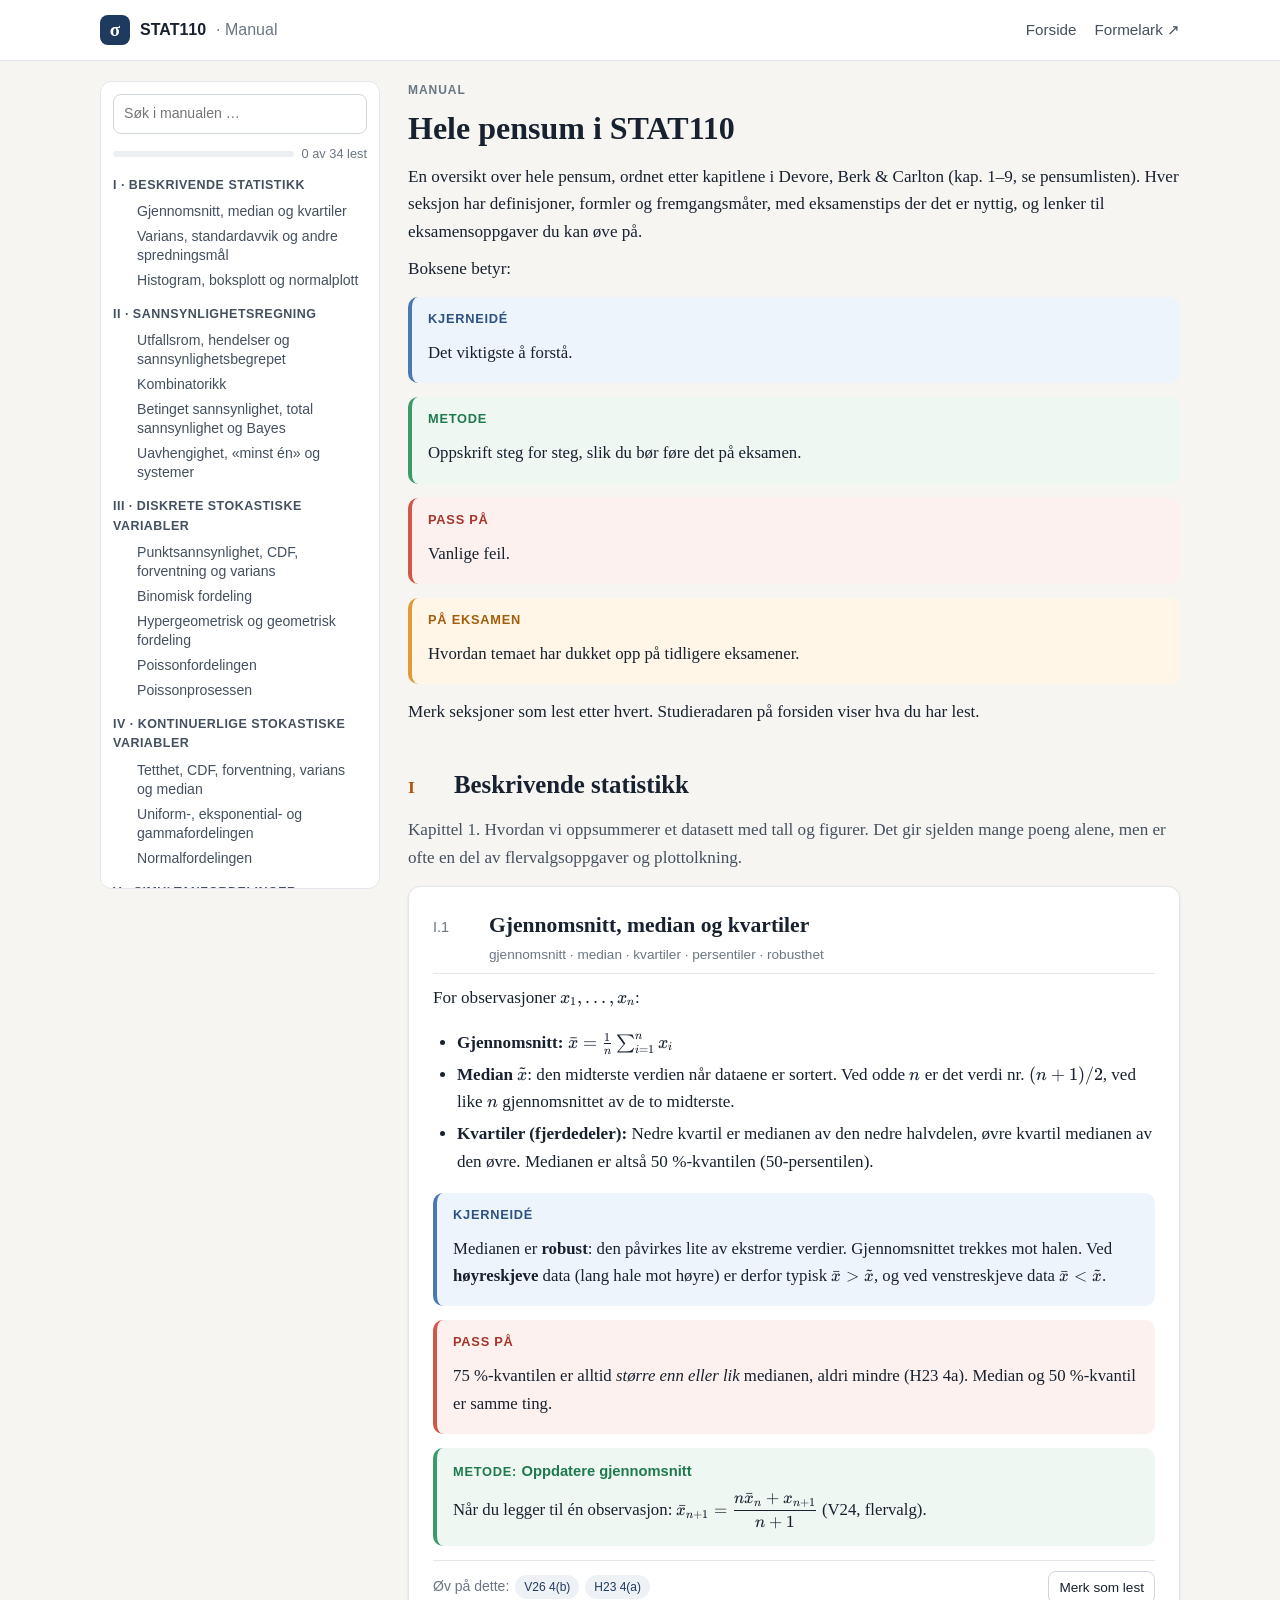
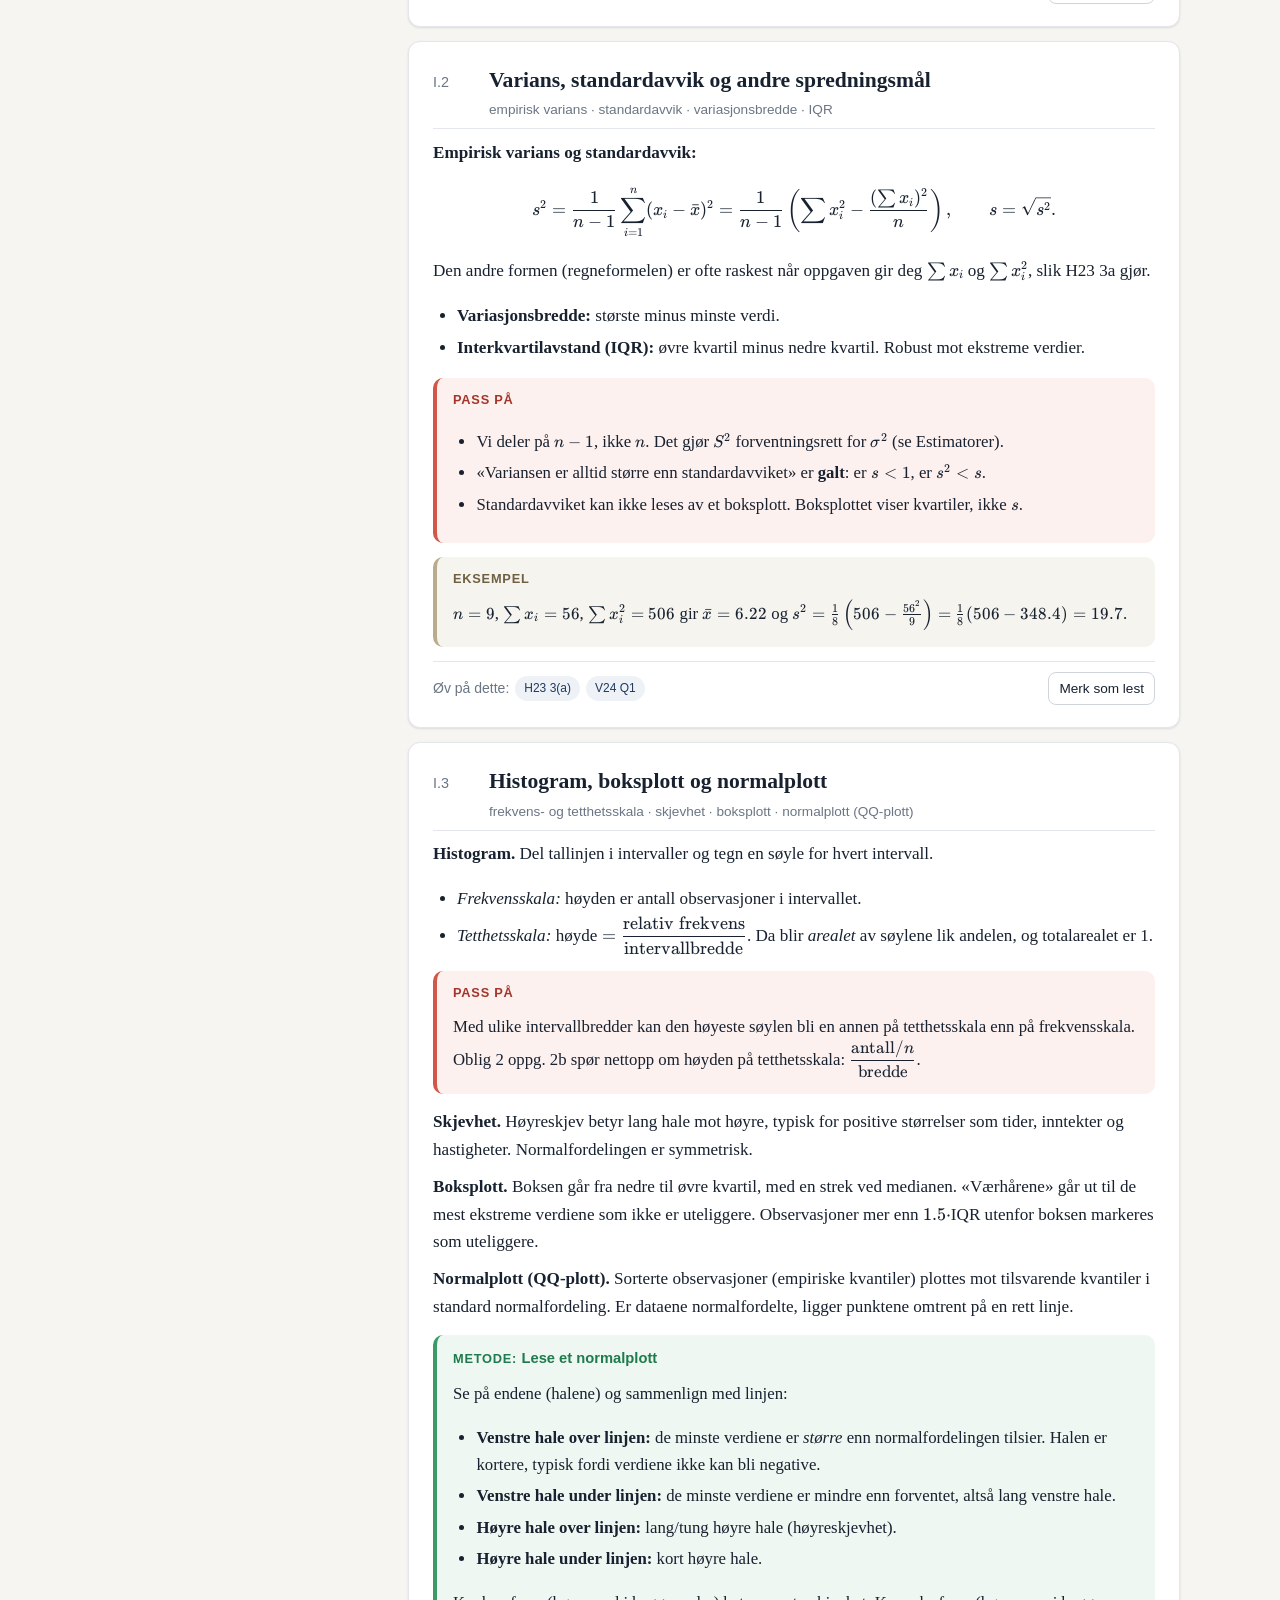
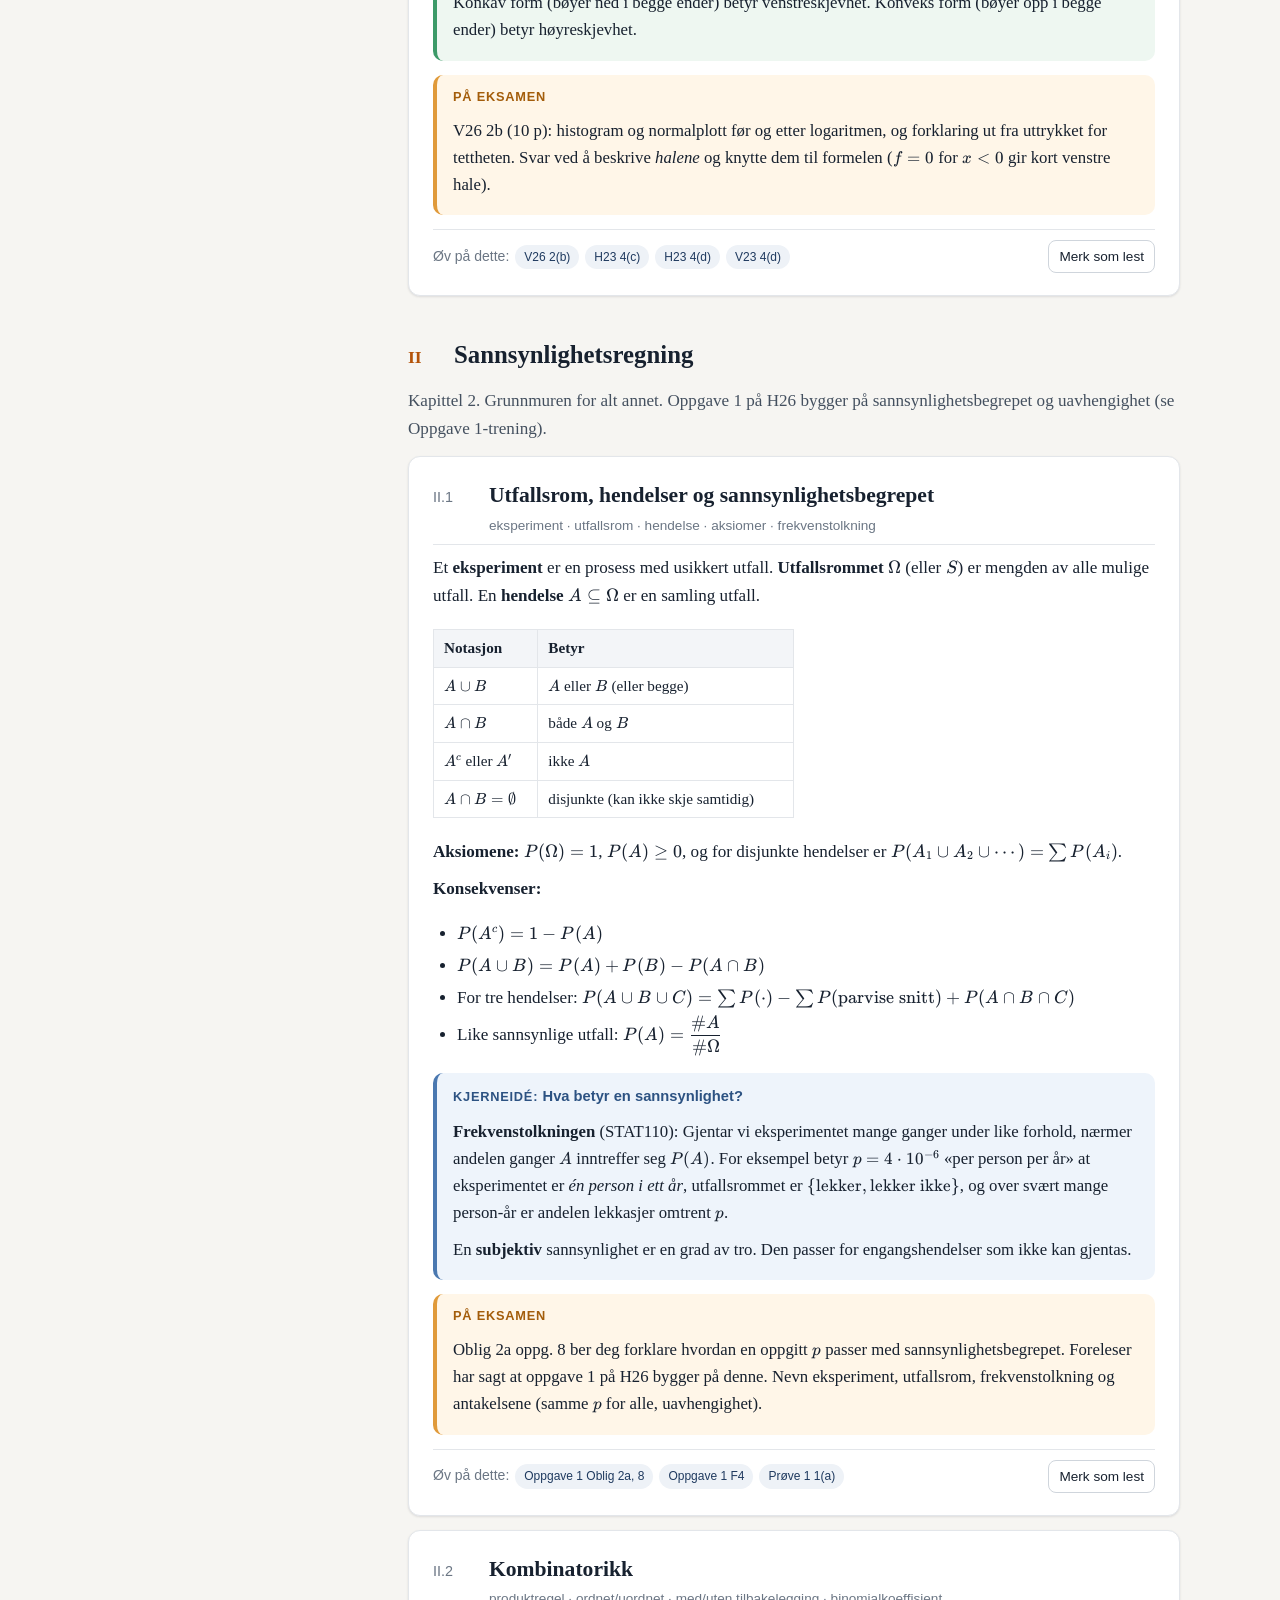
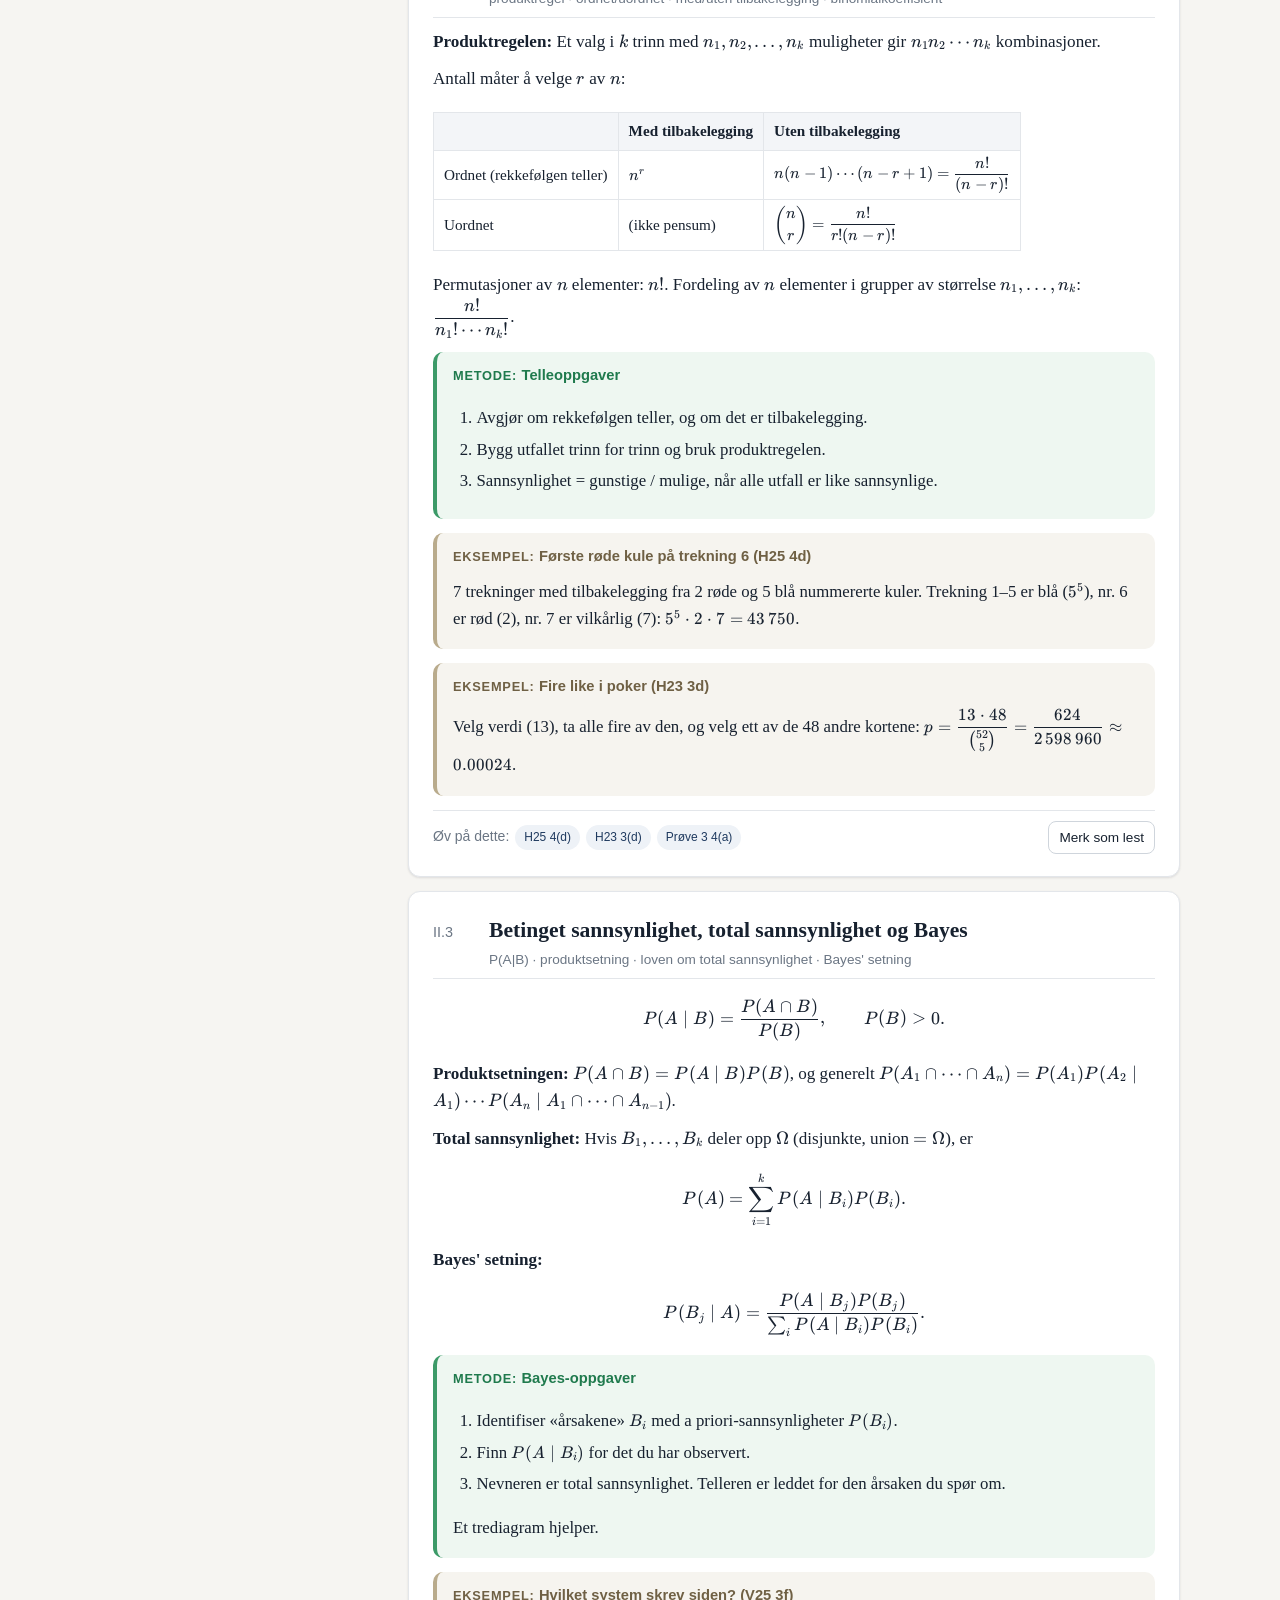
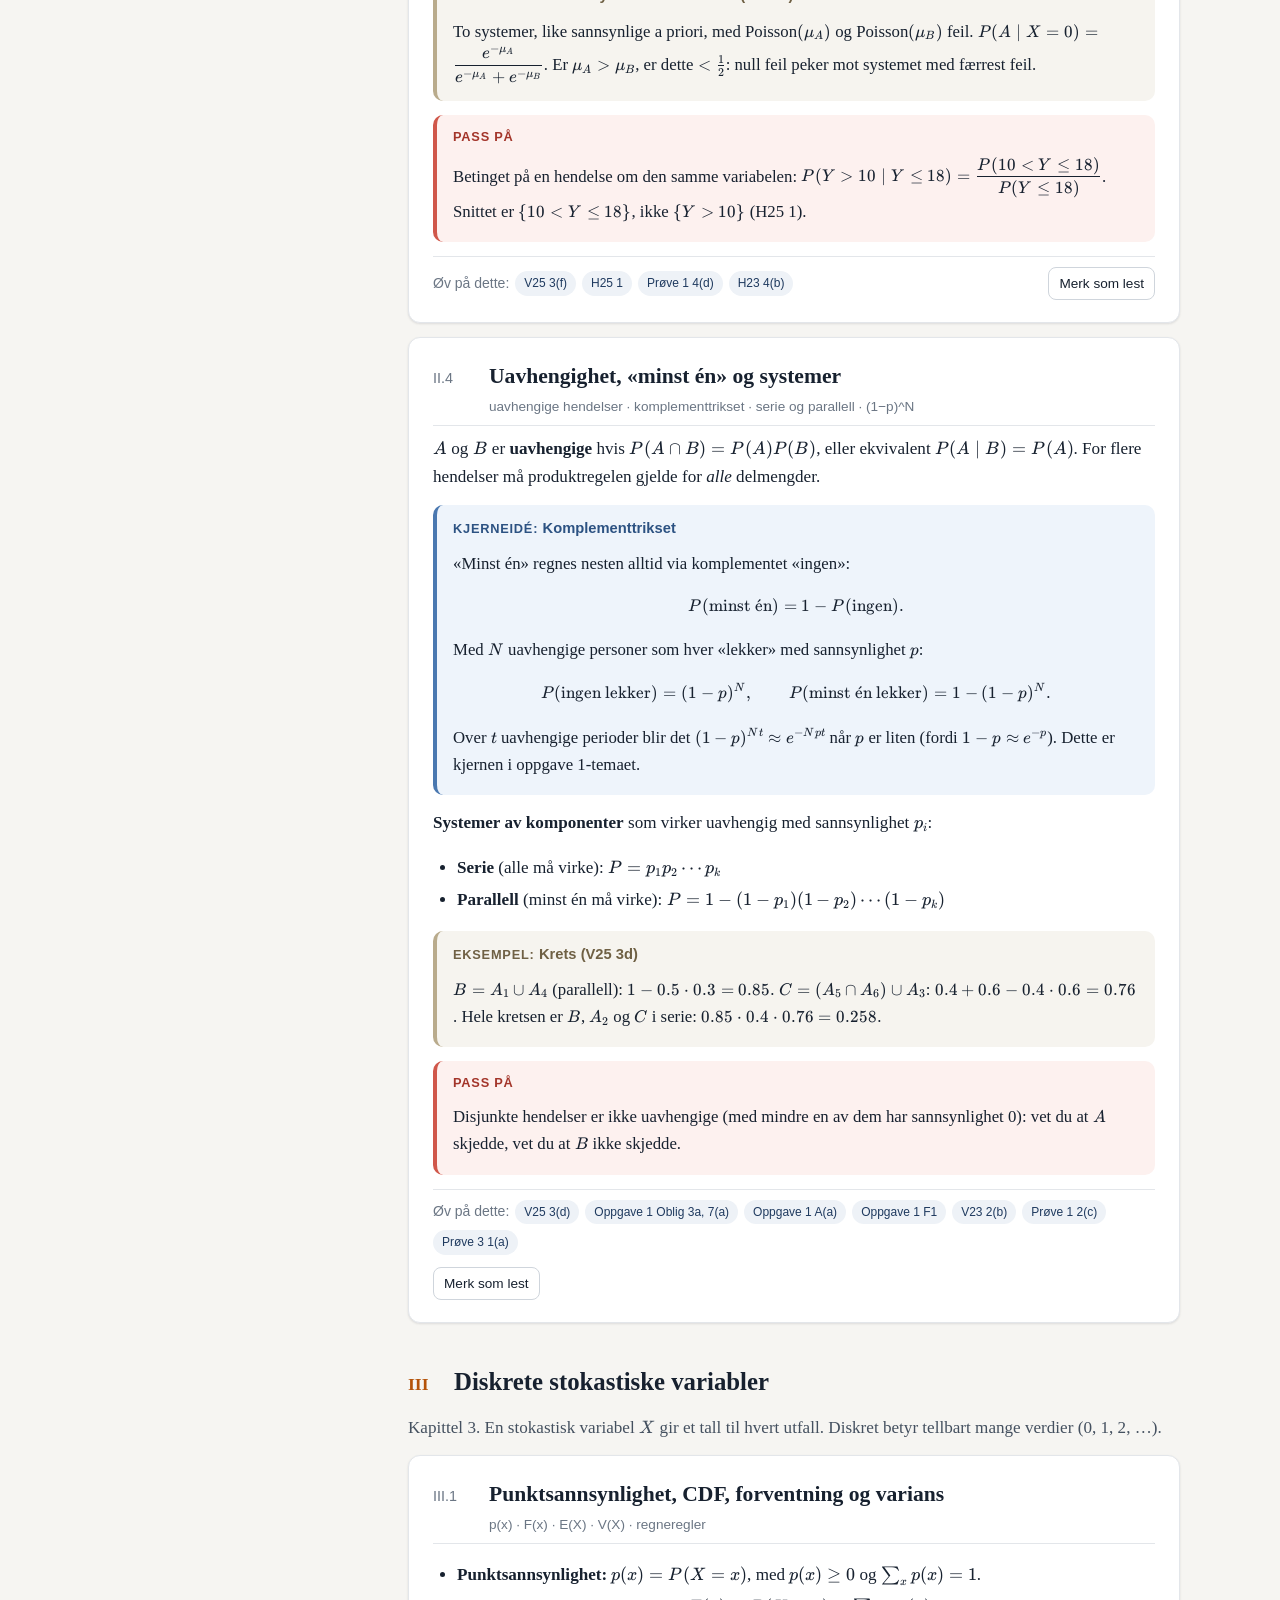
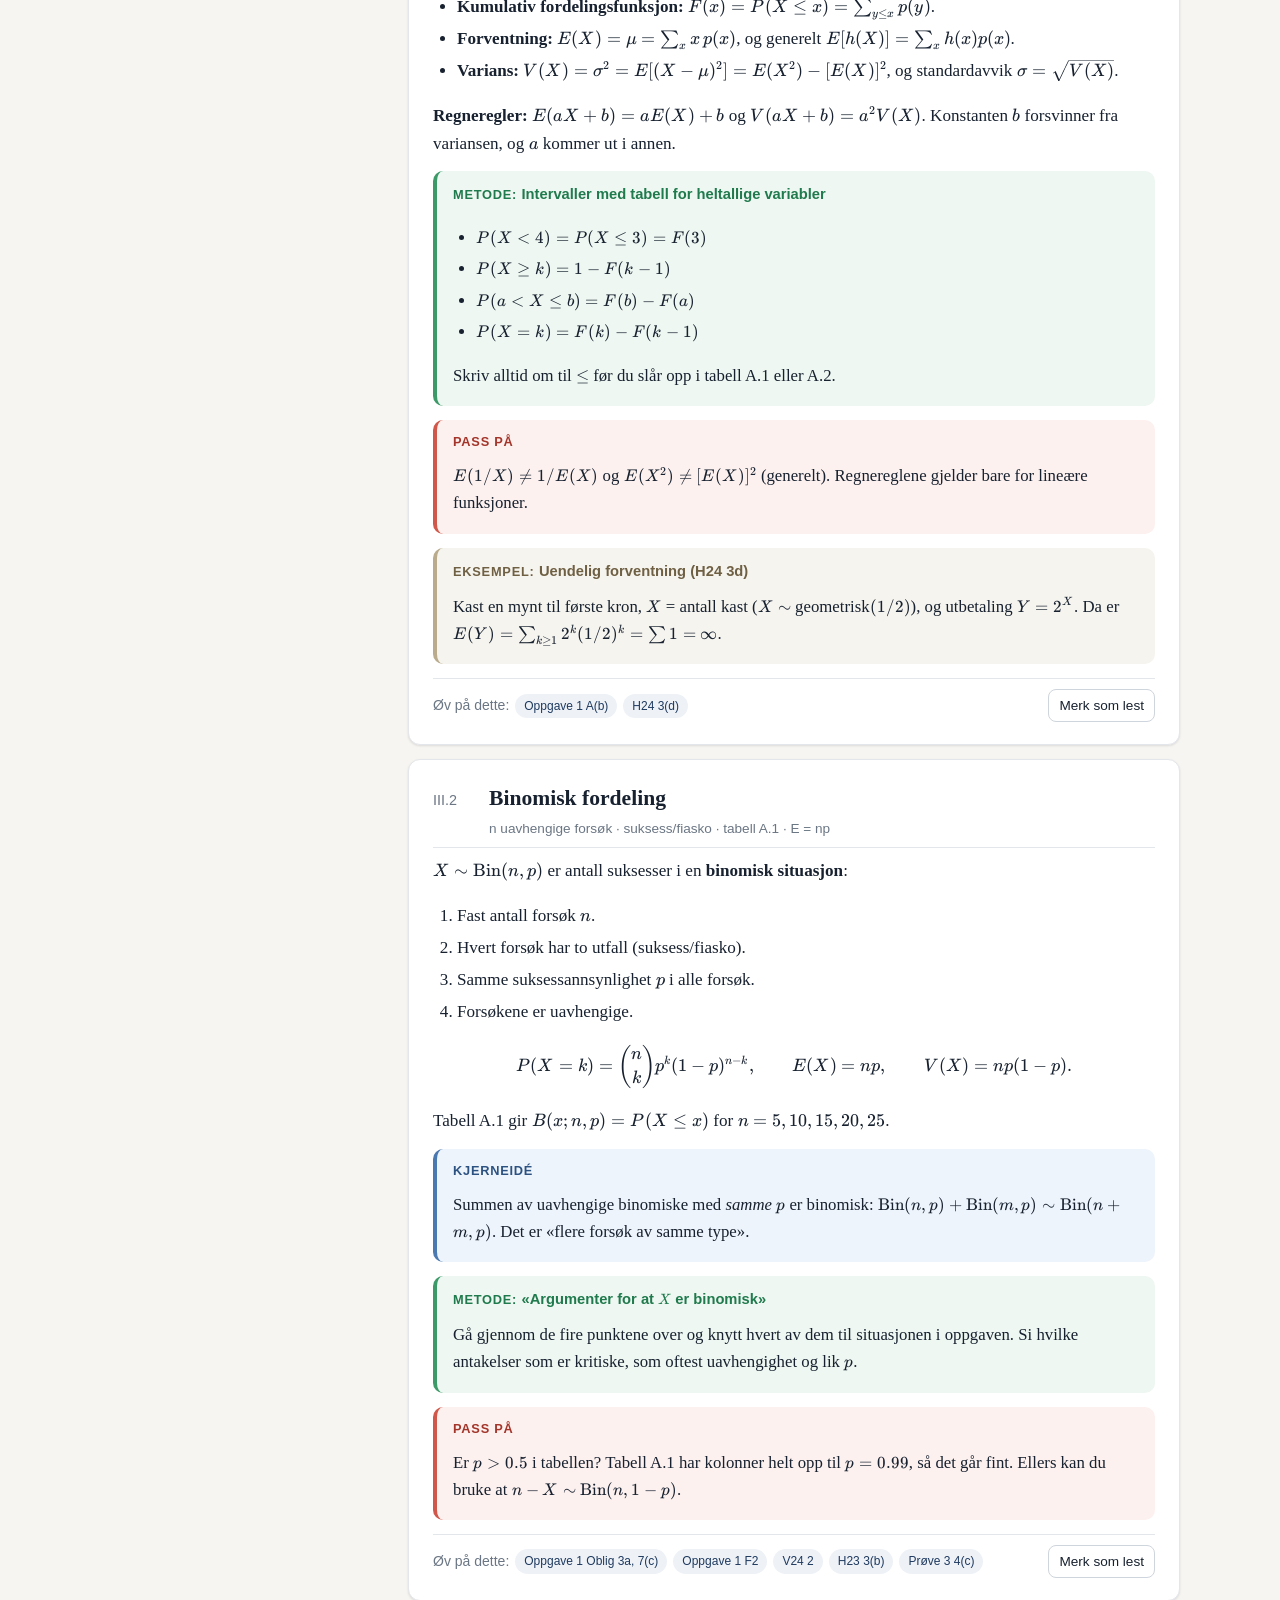
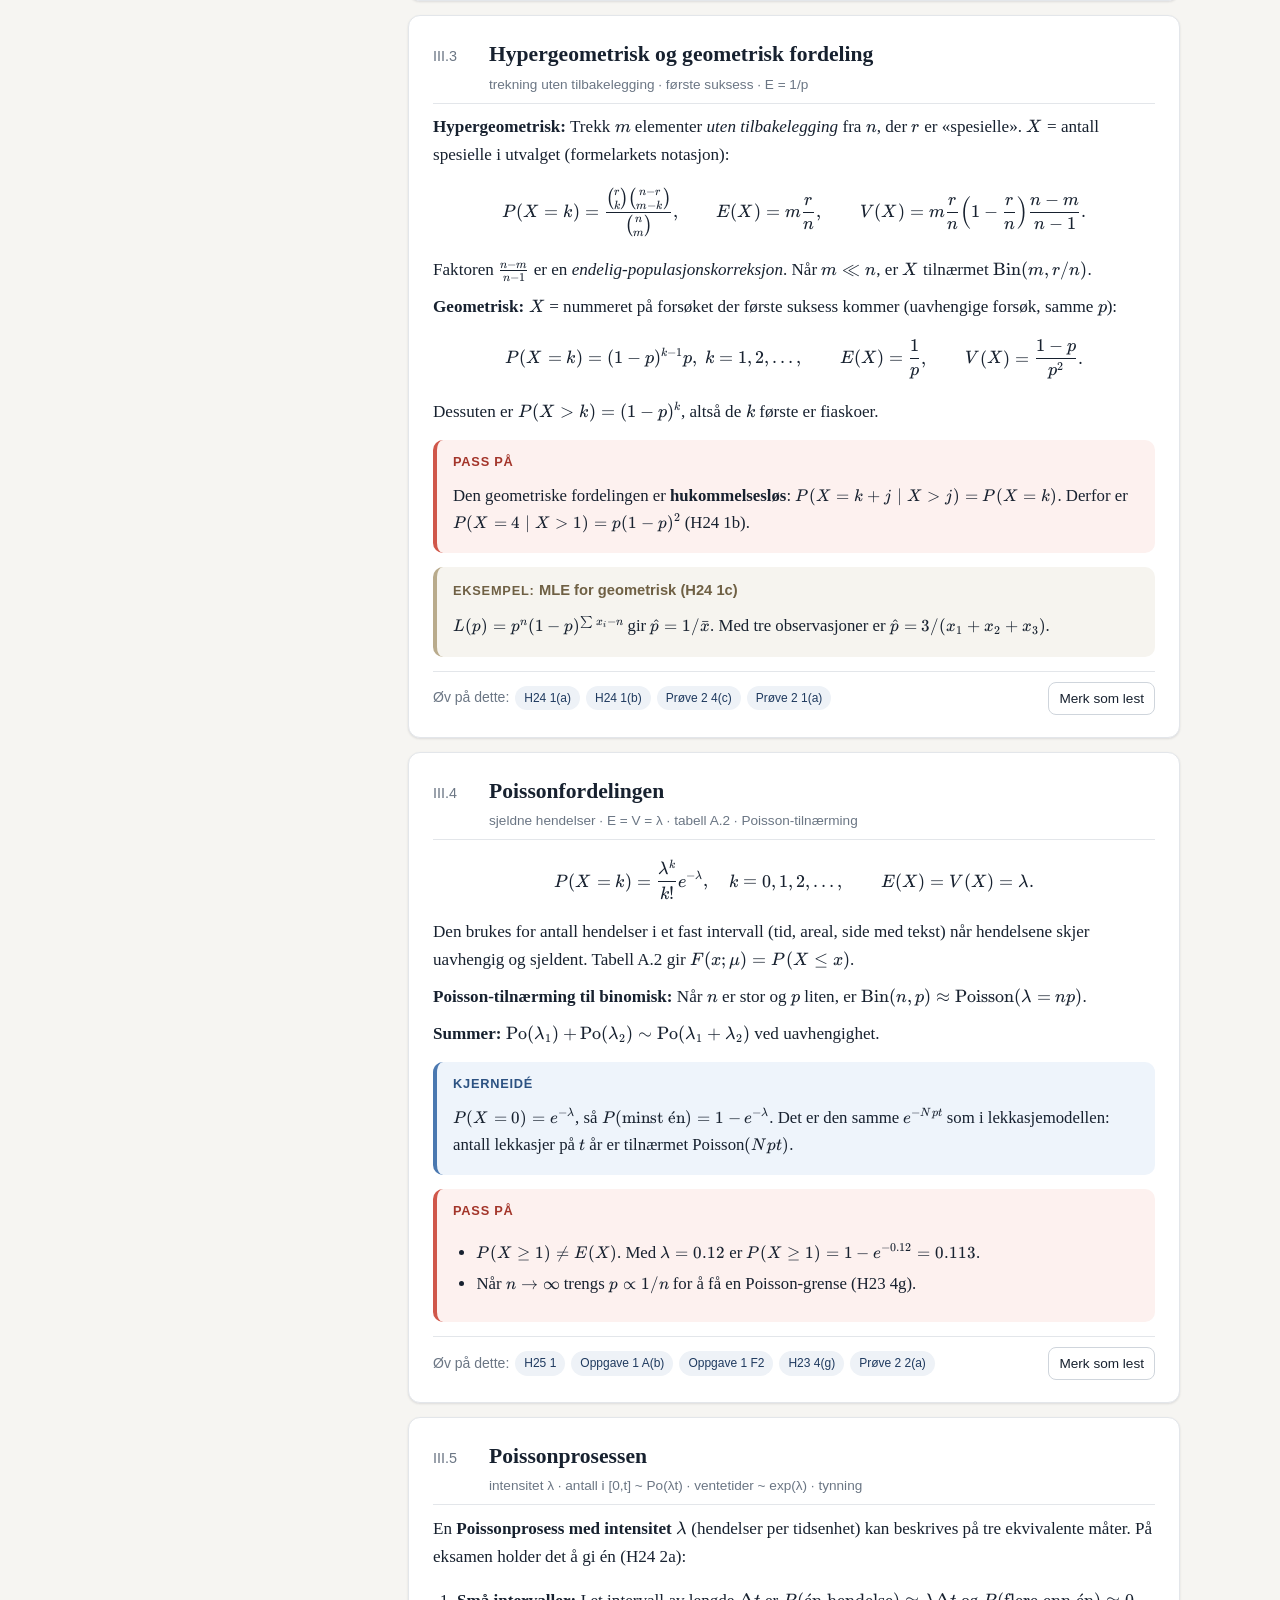
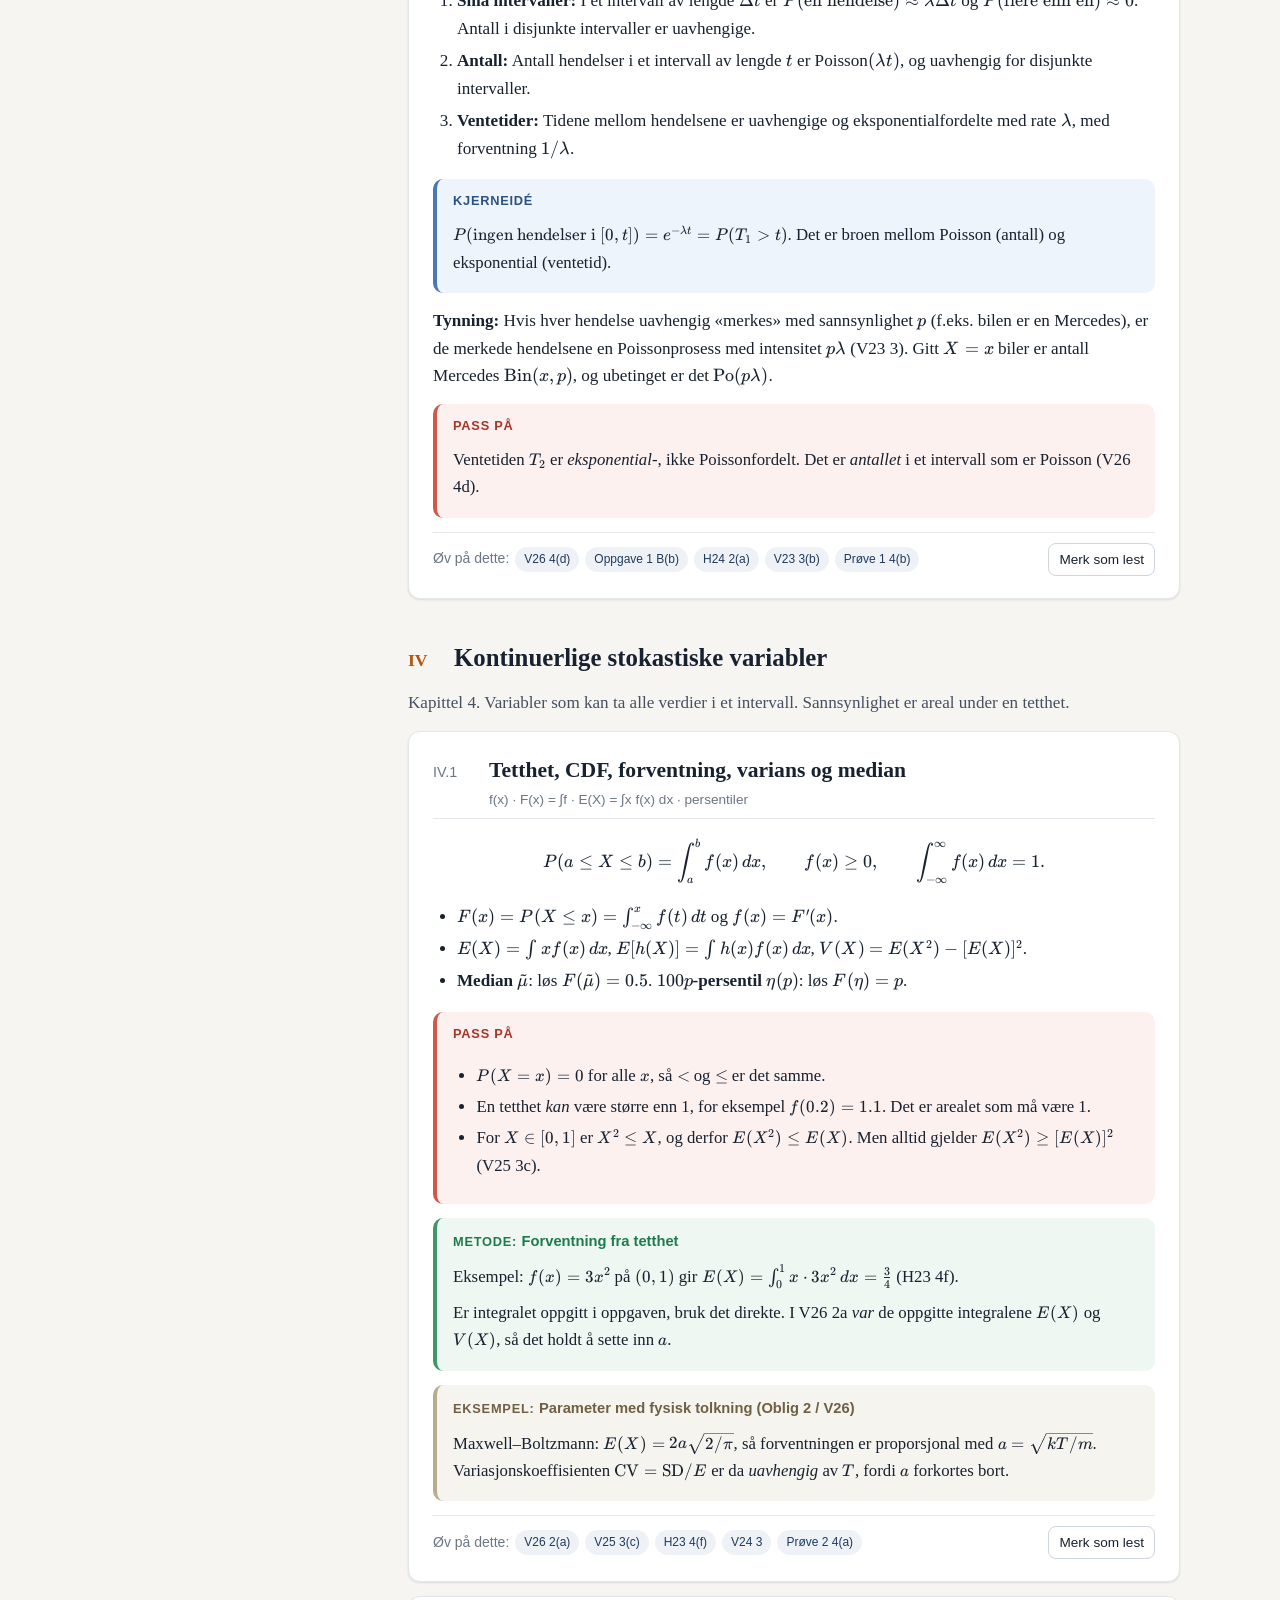
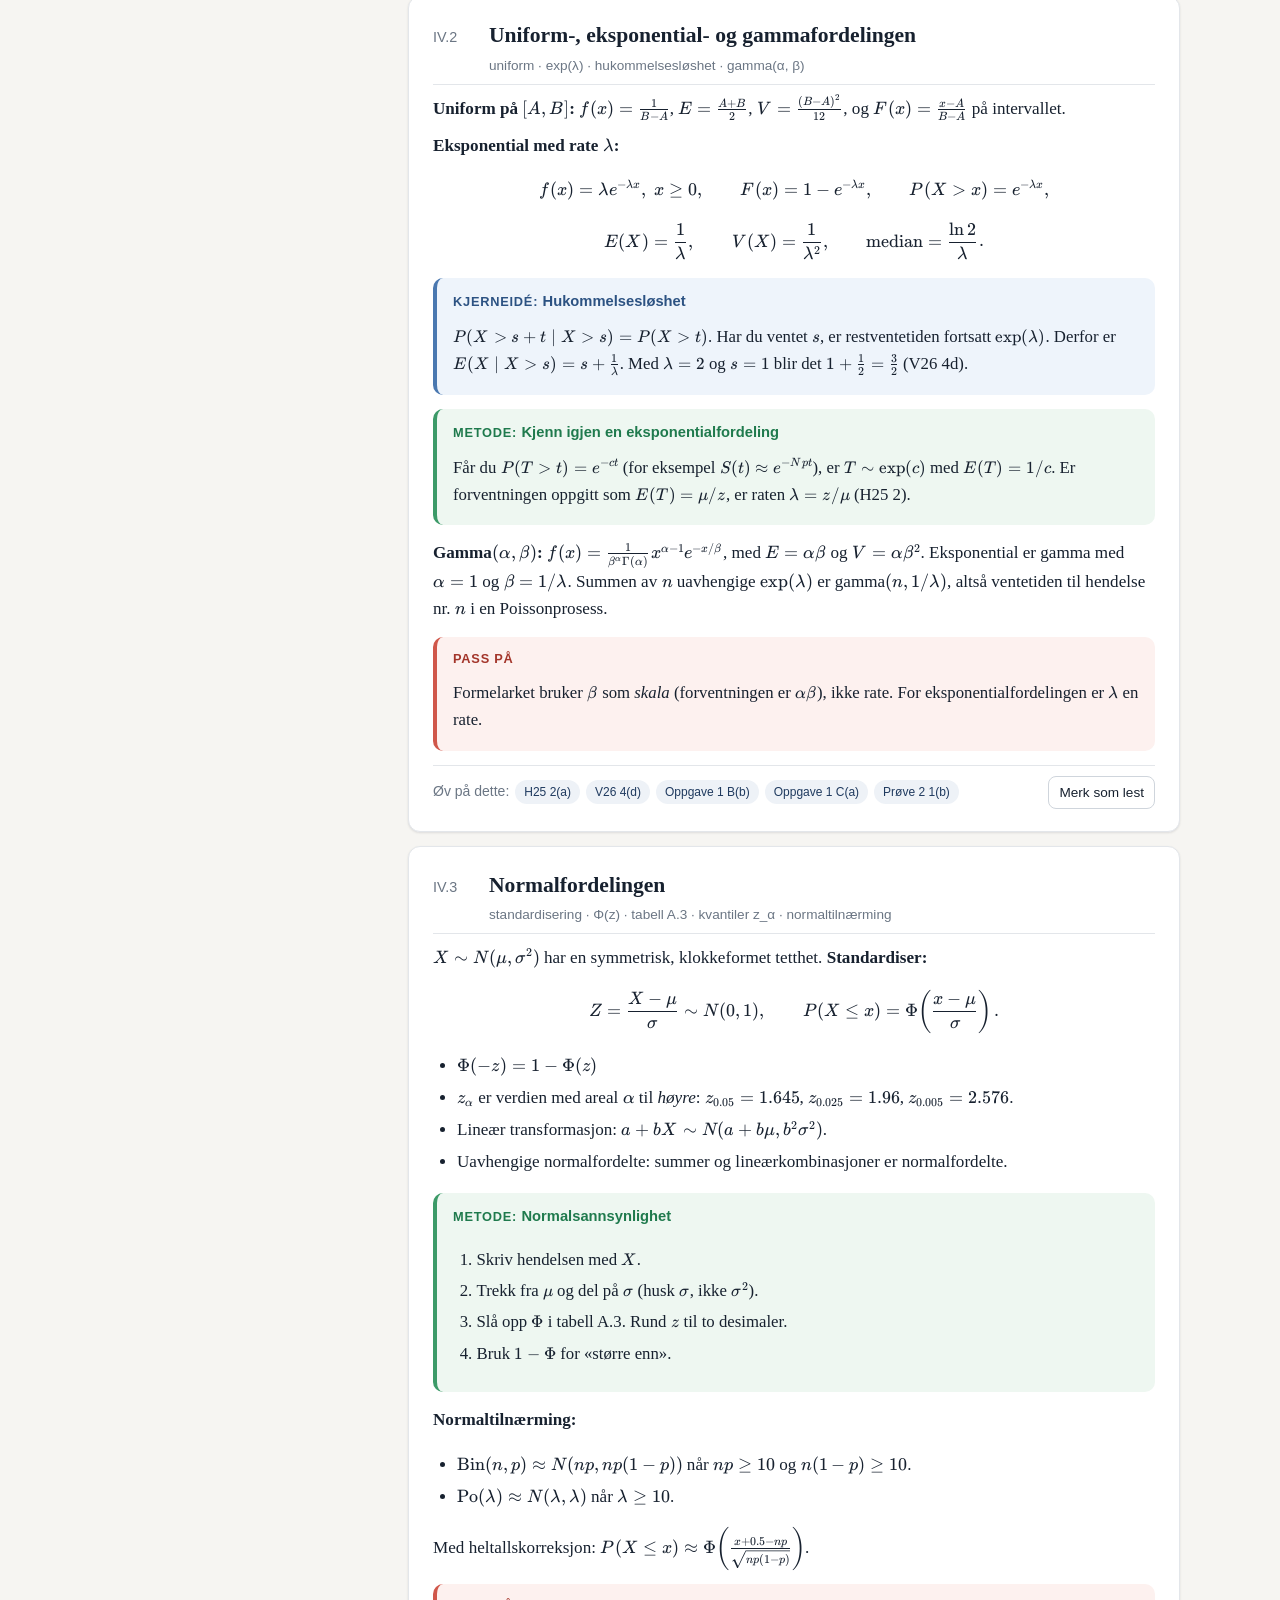
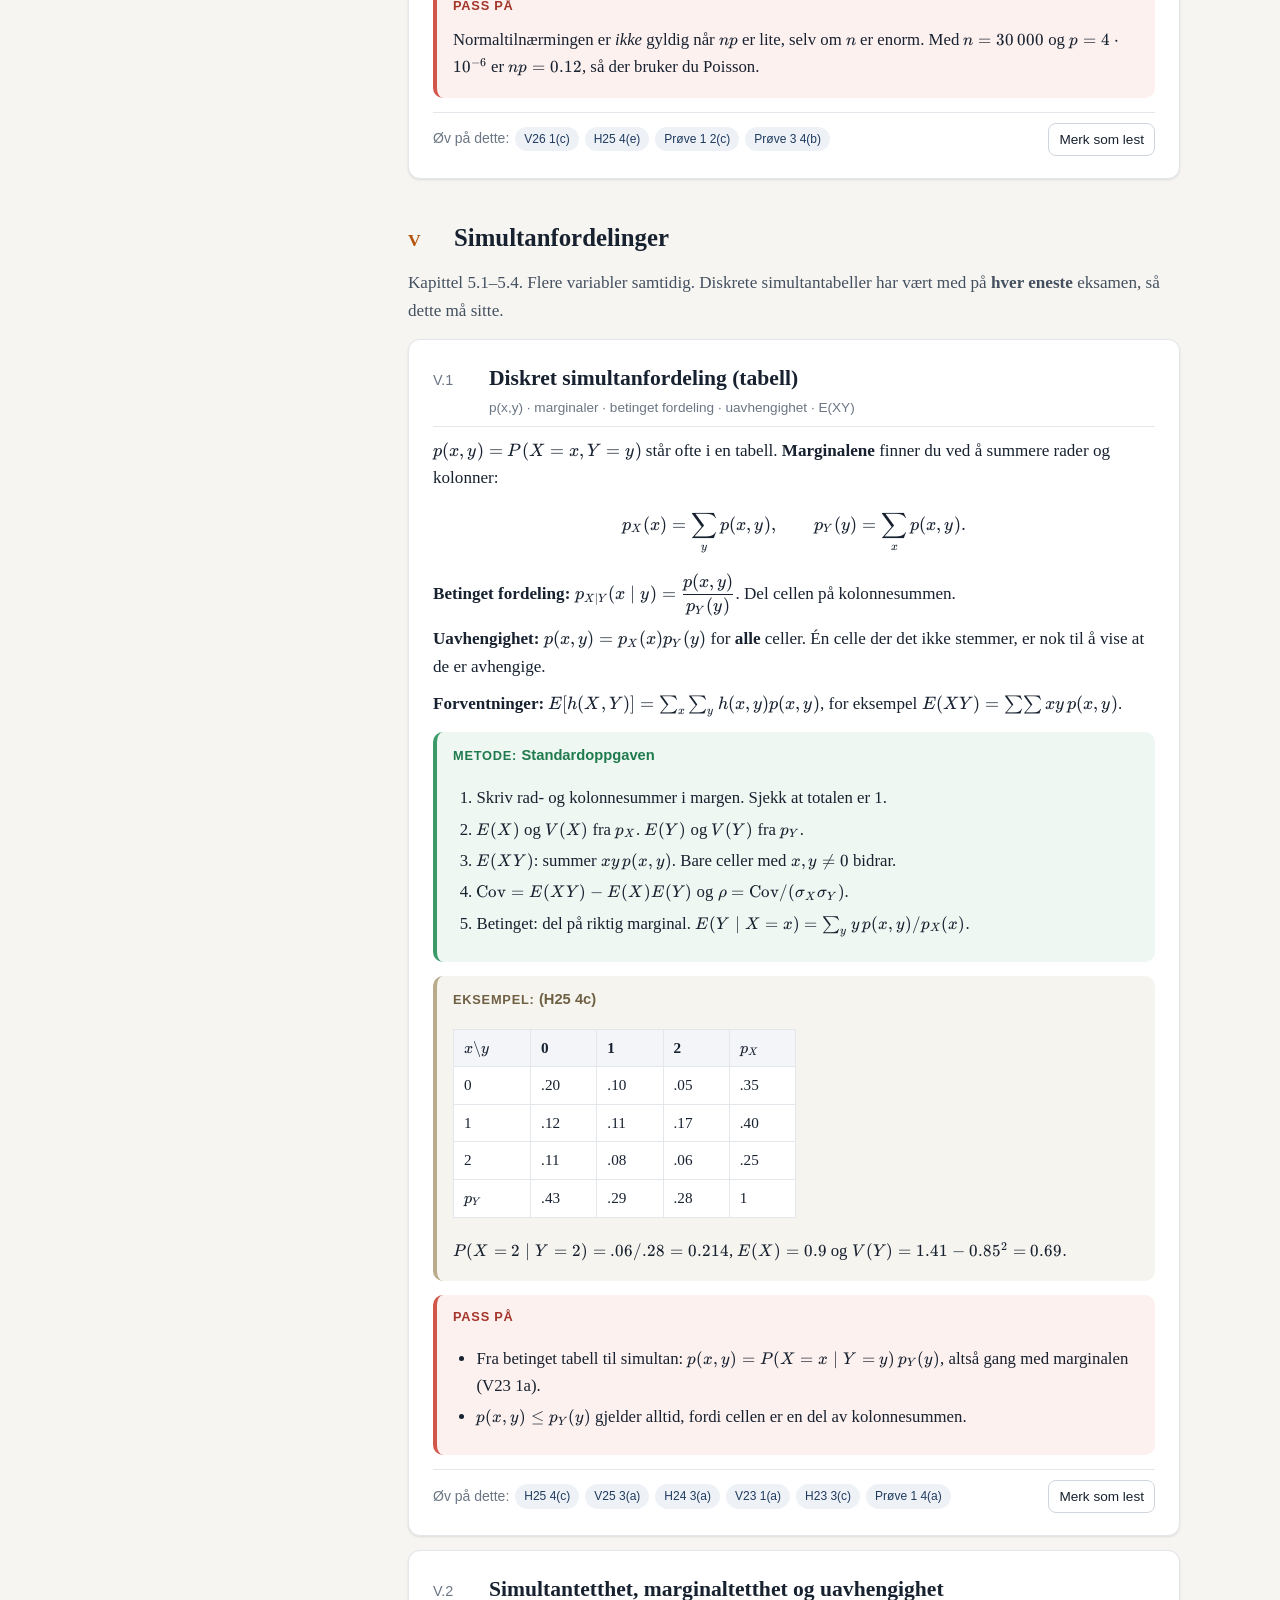
<file: manual.html>
<!DOCTYPE html>
<html lang="nb">
<head>
  <meta charset="utf-8">
  <meta name="viewport" content="width=device-width, initial-scale=1">
  <title>Manual · STAT110</title>
  <meta name="description" content="Oversikt over hele pensum i STAT110 Grunnkurs i statistikk: begreper, formler, metoder og eksamenstips.">
  <link rel="icon" href="data:image/svg+xml,<svg xmlns='http://www.w3.org/2000/svg' viewBox='0 0 32 32'><rect width='32' height='32' rx='7' fill='%231f3a5f'/><text x='16' y='23' font-size='20' text-anchor='middle' fill='white' font-family='Georgia'>σ</text></svg>">
  <link rel="stylesheet" href="vendor/katex/katex.min.css">
  <link rel="stylesheet" href="css/style.css">
</head>
<body class="manual-page">
  <header class="site-head">
    <div class="wrap head-inner">
      <a class="brand" href="./"><span class="logo">σ</span> STAT110 <span class="muted">· Manual</span></a>
      <nav class="top-links">
        <button class="btn small toc-toggle" id="toc-toggle" aria-expanded="false">☰ Innhold</button>
        <a href="./">Forside</a>
        <a href="formelark.html" target="_blank" rel="noopener">Formelark ↗</a>
      </nav>
    </div>
  </header>

  <div class="wrap manual-layout">
    <aside class="manual-toc" id="toc" aria-label="Innholdsfortegnelse">
      <input type="search" id="search" placeholder="Søk i manualen …" autocomplete="off">
      <div class="read-progress" id="progress"></div>
      <nav id="toc-list"></nav>
    </aside>
    <main class="manual-main" id="manual">
      <p class="muted loading">Laster manualen …</p>
    </main>
  </div>

  <script defer src="vendor/katex/katex.min.js"></script>
  <script defer src="vendor/katex/contrib/auto-render.min.js"></script>
  <script type="module" src="js/manual.js"></script>
</body>
</html>
</file>
<file: css/style.css>
:root {
  --ink: #17212f;
  --ink-2: #44505f;
  --muted: #6b7684;
  --line: #e3e6ea;
  --bg: #f6f5f2;
  --card: #ffffff;
  --navy: #1f3a5f;
  --navy-2: #2c5282;
  --accent: #b45309;
  --ok: #1f7a4d;
  --ok-bg: #e8f5ee;
  --bad: #b42318;
  --bad-bg: #fdecea;
  --warn-bg: #fff6e5;
  --radius: 12px;
  --shadow: 0 1px 2px rgba(16, 24, 40, 0.05), 0 1px 3px rgba(16, 24, 40, 0.06);
  --serif: "Iowan Old Style", "Charter", "Georgia", "Times New Roman", serif;
  --sans: -apple-system, BlinkMacSystemFont, "Segoe UI", "Inter", Roboto, "Helvetica Neue", Arial, sans-serif;
}

* { box-sizing: border-box; }
html { scroll-behavior: smooth; }
body {
  margin: 0;
  font-family: var(--sans);
  color: var(--ink);
  background: var(--bg);
  line-height: 1.55;
  font-size: 16px;
}
a { color: var(--navy-2); }
img { max-width: 100%; height: auto; }
.wrap { max-width: 1120px; margin: 0 auto; padding: 0 20px; }
.muted { color: var(--muted); }
.small { font-size: 0.875rem; }
code { background: #eef1f4; padding: 0 4px; border-radius: 4px; }

/* Header */
.site-head { background: var(--card); border-bottom: 1px solid var(--line); position: sticky; top: 0; z-index: 20; }
.head-inner { display: flex; align-items: center; justify-content: space-between; gap: 16px; min-height: 60px; flex-wrap: wrap; }
.brand { font-weight: 700; color: var(--ink); text-decoration: none; display: flex; align-items: center; gap: 10px; }
.brand .muted { font-weight: 400; }
.logo { display: inline-grid; place-items: center; width: 30px; height: 30px; border-radius: 8px; background: var(--navy); color: #fff; font-family: var(--serif); font-size: 19px; }
.top-links { display: flex; gap: 18px; flex-wrap: wrap; }
.top-links a { color: var(--ink-2); text-decoration: none; font-size: 0.95rem; }
.top-links a:hover { color: var(--navy-2); text-decoration: underline; }

/* Hero */
.hero { padding: 40px 0 8px; }
.hero h1 { font-family: var(--serif); font-size: clamp(1.8rem, 3.5vw, 2.6rem); margin: 0 0 8px; letter-spacing: -0.01em; }
.lead { font-size: 1.08rem; color: var(--ink-2); max-width: 760px; margin: 0; }
.countdown { display: inline-block; margin-top: 14px; padding: 6px 12px; border-radius: 999px; background: #e9eef5; color: var(--navy); font-size: 0.95rem; }

.featured { display: grid; gap: 4px; margin-top: 18px; padding: 16px 18px; border-radius: var(--radius); background: #fff7ed; border: 1px solid #f2c48d; color: var(--ink); text-decoration: none; max-width: 760px; }
.featured:hover { background: #ffefdb; }
.featured b { font-size: 1.1rem; }
.featured span { color: var(--ink-2); font-size: 0.95rem; }
.featured .feat-tag { font-size: 0.72rem; text-transform: uppercase; letter-spacing: .08em; color: var(--accent); font-weight: 700; }
.featured .go { color: var(--accent); font-weight: 600; }

.feature-row { display: grid; grid-template-columns: repeat(auto-fit, minmax(300px, 1fr)); gap: 14px; margin-top: 18px; }
.feature-row .featured { margin-top: 0; max-width: none; height: 100%; }
.featured.manual-card { background: #eef4fb; border-color: #a9c1df; }
.featured.manual-card:hover { background: #e2ecf8; }
.featured.manual-card .feat-tag, .featured.manual-card .go { color: var(--navy-2); }

/* Blocks */
.block { padding: 28px 0 6px; }
.block-head h2 { font-family: var(--serif); font-size: 1.5rem; margin: 0; }
.block-head p { margin: 4px 0 14px; }
.grid { display: grid; grid-template-columns: repeat(auto-fill, minmax(260px, 1fr)); gap: 14px; }
.exam-card { background: var(--card); border: 1px solid var(--line); border-radius: var(--radius); padding: 16px 16px 14px; box-shadow: var(--shadow); display: flex; flex-direction: column; }
.exam-card-top { display: flex; justify-content: space-between; align-items: start; gap: 8px; }
.exam-card h3 { margin: 0; font-size: 1.08rem; }
.exam-card .blurb { margin: 6px 0 0; color: var(--ink-2); font-size: 0.92rem; flex: 1; }
.exam-card .meta { margin: 8px 0 12px; color: var(--muted); font-size: 0.85rem; }
.badge { background: var(--ok-bg); color: var(--ok); border-radius: 999px; padding: 2px 9px; font-size: 0.78rem; white-space: nowrap; font-weight: 600; }
.chip { display: inline-block; font-size: 0.75rem; padding: 1px 7px; border-radius: 999px; background: #eef1f4; color: var(--ink-2); }
.chip.warn { background: var(--warn-bg); color: var(--accent); }

/* Buttons */
.btns { display: flex; gap: 8px; flex-wrap: wrap; align-items: center; }
.btns.center { justify-content: center; margin: 26px 0 50px; }
.btn { appearance: none; border: 1px solid #cfd5dc; background: #fff; color: var(--ink); padding: 8px 14px; border-radius: 8px; font: inherit; font-size: 0.95rem; cursor: pointer; text-decoration: none; display: inline-flex; align-items: center; gap: 6px; transition: background .12s, border-color .12s; }
.btn:hover { background: #f3f5f8; border-color: #b9c1cb; }
.btn:disabled { opacity: .45; cursor: default; }
.btn.primary { background: var(--navy); border-color: var(--navy); color: #fff; }
.btn.primary:hover { background: var(--navy-2); }
.btn.accent { background: #fff7ed; border-color: #f2c48d; color: #8a3f07; }
.btn.small { padding: 5px 10px; font-size: 0.85rem; }
.link { background: none; border: 0; color: var(--bad); cursor: pointer; font: inherit; font-size: 0.85rem; padding: 0; }

/* Tables */
.table-wrap { overflow-x: auto; }
table { border-collapse: collapse; }
table.md, table.runs { width: auto; min-width: 50%; background: var(--card); margin: 10px 0; font-size: 0.95rem; }
table.md th, table.md td, table.runs th, table.runs td { border: 1px solid var(--line); padding: 6px 10px; text-align: left; }
table.md th, table.runs th { background: #f3f5f8; font-weight: 600; }
table.runs { width: 100%; }

/* Radar */
.radar { display: grid; gap: 6px; background: var(--card); border: 1px solid var(--line); border-radius: var(--radius); padding: 14px; }
.radar-row { display: grid; grid-template-columns: minmax(200px, 2.2fr) 3fr 76px 110px; gap: 12px; align-items: center; font-size: 0.93rem; }
.radar-name { display: flex; flex-direction: column; }
.freq { font-size: 0.6rem; letter-spacing: 2px; color: var(--navy-2); }
.radar-bar { height: 10px; background: #edf0f3; border-radius: 999px; overflow: hidden; }
.radar-bar span { display: block; height: 100%; background: var(--navy-2); border-radius: 999px; }
.radar-row.low .radar-bar span { background: #d9534f; }
.radar-row.mid .radar-bar span { background: #e0a030; }
.radar-row.high .radar-bar span { background: #2e9e63; }
.radar-row.unseen .radar-val { color: var(--muted); font-style: italic; }
.radar-val { text-align: right; font-variant-numeric: tabular-nums; }
.radar-go { font-size: 0.85rem; white-space: nowrap; }
@media (max-width: 640px) { .radar-row { grid-template-columns: 1fr 70px; } .radar-bar { grid-column: 1 / -1; order: 3; } .radar-go { display: none; } }

/* Prose */
.prose { font-family: var(--serif); font-size: 1.07rem; line-height: 1.62; }
.prose p { margin: 0.55em 0; }
.prose ul, .prose ol { padding-left: 1.4em; }
.prose li { margin: 0.25em 0; }
.prose img { display: block; margin: 12px auto; border: 1px solid var(--line); border-radius: 8px; background: #fff; }
.prose h3, .prose h4 { font-family: var(--sans); }
.katex { font-size: 1.04em; }
.katex-display { overflow-x: auto; overflow-y: hidden; padding: 2px 0; }

/* Cards */
.card { background: var(--card); border: 1px solid var(--line); border-radius: var(--radius); padding: 22px 24px; box-shadow: var(--shadow); }
.card.error { border-color: #f1b5ae; background: var(--bad-bg); margin: 20px 0; }
.eyebrow { text-transform: uppercase; letter-spacing: .08em; font-size: 0.75rem; color: var(--muted); margin: 0 0 4px; font-weight: 600; }

/* Start */
.start { max-width: 760px; margin: 36px auto; }
.start h1 { font-family: var(--serif); margin: 0 0 6px; }
.facts { list-style: none; padding: 0; display: flex; flex-wrap: wrap; gap: 8px; margin: 14px 0; }
.facts li { background: #f1f4f8; border-radius: 8px; padding: 6px 12px; font-size: 0.92rem; }
.start .btns { margin: 18px 0 10px; }
.resume { background: var(--warn-bg); border-radius: 10px; padding: 12px 16px; margin: 16px 0; }
.resume p { margin: 0 0 8px; }

/* Exam bar */
.exam-bar { position: sticky; top: 0; z-index: 30; background: var(--navy); color: #fff; }
.bar-inner { max-width: 1120px; margin: 0 auto; padding: 8px 20px; display: flex; align-items: center; gap: 14px; }
.bar-title { color: #fff; font-weight: 700; text-decoration: none; }
.bar-exam { opacity: .85; flex: 1; white-space: nowrap; overflow: hidden; text-overflow: ellipsis; }
.timer { font-variant-numeric: tabular-nums; background: rgba(255,255,255,.12); padding: 4px 10px; border-radius: 6px; font-size: 0.92rem; }
.timer:empty { display: none; }
.timer.warn { background: #f59e0b; color: #1a1a1a; }
.exam-bar .btn { border-color: rgba(255,255,255,.35); background: transparent; color: #fff; }
.exam-bar .btn:hover { background: rgba(255,255,255,.1); }
.exam-bar .btn.primary { background: #fff; color: var(--navy); }

/* Exam layout */
.exam-layout { display: grid; grid-template-columns: 210px 1fr; gap: 20px; margin: 22px 0 60px; align-items: start; }
.task-nav { position: sticky; top: 70px; background: var(--card); border: 1px solid var(--line); border-radius: var(--radius); padding: 12px; font-size: 0.85rem; }
.nav-sec p { margin: 6px 0 6px; color: var(--muted); font-weight: 600; font-size: 0.78rem; }
.nav-sec + .nav-sec { border-top: 1px solid var(--line); margin-top: 8px; padding-top: 4px; }
.nav-btns { display: flex; flex-wrap: wrap; gap: 6px; }
.nav-btns button { min-width: 40px; padding: 5px 6px; border-radius: 6px; border: 1px solid #cfd5dc; background: #fff; cursor: pointer; font: inherit; font-size: 0.82rem; }
.nav-btns button.done { background: #e9eef5; border-color: #9fb3cc; }
.nav-btns button.cur { outline: 2px solid var(--navy); outline-offset: 1px; font-weight: 700; }
@media (max-width: 820px) {
  .exam-layout { grid-template-columns: 1fr; }
  .task-nav { position: static; }
}
.task { min-width: 0; }
.section-intro { background: #f7f8fa; border-left: 3px solid #c9d3df; padding: 6px 16px; border-radius: 6px; margin: 8px 0 14px; }
.task-head { display: flex; align-items: center; gap: 12px; flex-wrap: wrap; margin: 6px 0 4px; }
.task-head h2 { margin: 0; font-family: var(--serif); font-size: 1.6rem; }
.tag { font-size: 0.78rem; padding: 3px 9px; border-radius: 999px; background: #eef2f7; color: var(--navy); font-weight: 600; }
.tag.flervalg { background: #f4effb; color: #5b3a92; }
.pts { margin-left: auto; font-size: 1rem; }
.hint { color: var(--muted); font-weight: 600; margin: 14px 0 6px; font-size: 0.92rem; }
.options { display: grid; gap: 8px; }
.opt { display: flex; gap: 12px; align-items: flex-start; padding: 10px 12px; border: 1px solid var(--line); border-radius: 10px; cursor: pointer; font-family: var(--serif); font-size: 1.04rem; background: #fff; }
.opt:hover { background: #fafbfc; }
.opt input { margin-top: 5px; width: 18px; height: 18px; accent-color: var(--navy); flex: none; }
.opt:has(input:checked) { border-color: #9fb3cc; background: #f3f6fa; }
.opt.is-correct { border-color: #8fd0ad; background: var(--ok-bg); }
.opt.is-wrong { border-color: #f1a7a0; background: var(--bad-bg); }
.answer-label { display: block; font-weight: 600; margin: 16px 0 6px; font-size: 0.92rem; }
textarea { width: 100%; font: 0.98rem/1.5 ui-monospace, SFMono-Regular, Menlo, Consolas, monospace; padding: 12px; border: 1px solid #cfd5dc; border-radius: 10px; resize: vertical; background: #fff; }
textarea:focus { outline: 2px solid #9fb3cc; border-color: transparent; }
.paper { display: flex; gap: 8px; align-items: center; font-size: 0.9rem; color: var(--ink-2); margin-top: 8px; }
.task-foot { display: flex; gap: 8px; justify-content: space-between; margin-top: 22px; padding-top: 16px; border-top: 1px solid var(--line); flex-wrap: wrap; }
.task-foot #check { margin: 0 auto; }

/* Feedback */
.feedback { margin-top: 18px; padding: 14px 18px; background: #fbfaf7; border: 1px solid #ece6d9; border-radius: 10px; }
.feedback h3 { margin: 0 0 4px; font-size: 1rem; }
.score-line { margin: 0 0 8px; font-size: 1.02rem; }
.why { list-style: none; padding: 0; margin: 0; display: grid; gap: 8px; }
.why li { padding: 8px 10px; border-radius: 8px; font-family: var(--serif); }
.why li.ok { background: var(--ok-bg); }
.why li.no { background: #f6f6f6; }
.why .mark { font-family: var(--sans); font-weight: 700; font-size: 0.82rem; }
.why li.ok .mark { color: var(--ok); }
.why li.no .mark { color: var(--bad); }
.why .muted { font-size: 0.95rem; margin-top: 2px; }
.why .muted p { margin: 0.2em 0; }
.solution { margin-top: 6px; }
.rubric-list { padding-left: 1.2em; }

/* Results */
.results { margin: 24px auto 0; max-width: 900px; display: grid; gap: 16px; }
.summary h1 { font-family: var(--serif); margin: 0 0 6px; }
.score-big { font-size: 1.3rem; margin: 6px 0 12px; }
.score-big span { font-size: 2.6rem; font-weight: 700; color: var(--navy); font-family: var(--serif); }
.score-big em { color: var(--muted); font-style: normal; }
.split { display: grid; grid-template-columns: 1fr 1fr; gap: 12px; }
.split > div { background: #f5f7fa; border-radius: 10px; padding: 10px 14px; }
.notice { background: var(--warn-bg); padding: 10px 14px; border-radius: 10px; margin: 14px 0 0; }
.notice.ok { background: var(--ok-bg); }
.result h4 { margin: 16px 0 6px; font-size: 0.95rem; }
.result details { margin: 6px 0; }
.result summary { cursor: pointer; color: var(--navy-2); font-size: 0.92rem; }
.your-answer { white-space: pre-wrap; background: #f6f7f9; padding: 10px 12px; border-radius: 8px; font-size: 0.92rem; margin: 0; max-height: 360px; overflow: auto; }
.rubric { margin-top: 14px; border-top: 1px dashed var(--line); padding-top: 10px; }
.rubric h4 { margin: 0 0 8px; }
.rubric label { display: grid; grid-template-columns: 20px 46px 1fr; gap: 8px; align-items: start; padding: 6px 4px; border-radius: 6px; cursor: pointer; font-size: 0.95rem; }
.rubric label:hover { background: #f7f8fa; }
.rubric label input[type=checkbox] { margin-top: 4px; accent-color: var(--ok); }
.rubric .mark-zero { margin-top: 8px; }
.self-score { width: 80px; padding: 5px 8px; border: 1px solid #cfd5dc; border-radius: 6px; font: inherit; }

/* Formelark */
.formel-page .site-head { position: sticky; }
.tabs { display: flex; gap: 4px; flex-wrap: wrap; }
.tabs button { border: 1px solid transparent; background: none; padding: 6px 10px; border-radius: 8px; cursor: pointer; font: inherit; font-size: 0.9rem; color: var(--ink-2); }
.tabs button.on { background: #e9eef5; color: var(--navy); font-weight: 600; }
.formel { padding-bottom: 60px; }
.pane { display: none; background: var(--card); border: 1px solid var(--line); border-radius: var(--radius); padding: 8px 24px 24px; margin-top: 10px; }
.pane.on { display: block; }
.pane h2 { font-family: var(--serif); font-size: 1.3rem; border-bottom: 1px solid var(--line); padding-bottom: 4px; margin-top: 24px; }
.pane h3 { font-size: 1rem; margin: 6px 0; }
.pane li { margin: 4px 0; }
.dist-grid { display: grid; grid-template-columns: repeat(auto-fill, minmax(320px, 1fr)); gap: 12px; }
.dist-grid > div { border: 1px solid var(--line); border-radius: 10px; padding: 8px 14px; }
.dist-grid p { margin: 6px 0; }
table.num { font-variant-numeric: tabular-nums; font-size: 0.86rem; margin: 6px 0 18px; }
table.num th, table.num td { border: 1px solid var(--line); padding: 3px 7px; text-align: right; }
table.num thead th { background: #f3f5f8; position: sticky; top: 0; }
table.num tbody th { background: #f8f9fb; }
table.num tbody tr:nth-child(5n) td, table.num tbody tr:nth-child(5n) th { border-bottom: 2px solid #d5dae1; }
table.num tr:hover td { background: #f3f7fc; }
table.num td.hl { background: #ffe9a8 !important; font-weight: 700; }

.site-foot { padding: 30px 0 40px; border-top: 1px solid var(--line); margin-top: 30px; }
.loading { margin: 40px 0; }

@media print {
  .site-head, .tabs, .exam-bar { display: none; }
  .pane { display: block !important; border: 0; }
}

/* Callouts (brukes i manual og løsningsforslag) */
.callout { border-radius: 10px; padding: 8px 16px; margin: 14px 0; border-left: 4px solid; font-size: 0.98em; }
.callout > p:first-child { margin-top: 4px; }
.callout-title { font-family: var(--sans); font-weight: 700; font-size: 0.8rem; text-transform: uppercase; letter-spacing: .06em; margin: 6px 0 2px; }
.callout-title span { text-transform: none; letter-spacing: 0; font-size: 0.92rem; }
.callout.ide { background: #eef4fb; border-color: #4a78b0; }
.callout.ide .callout-title { color: #2c5282; }
.callout.pass { background: #fdf1ef; border-color: #d0574a; }
.callout.pass .callout-title { color: #a3352a; }
.callout.metode { background: #eef7f1; border-color: #3c9a68; }
.callout.metode .callout-title { color: #1f7a4d; }
.callout.eksempel { background: #f6f4ef; border-color: #b9ab8c; }
.callout.eksempel .callout-title { color: #6f6044; }
.callout.eksamen { background: #fff6e8; border-color: #e09a3a; }
.callout.eksamen .callout-title { color: #a35d0b; }
.callout.def { background: #f4f1fa; border-color: #7b61b0; }
.callout.def .callout-title { color: #5b3a92; }

/* Manual */
.manual-layout { display: grid; grid-template-columns: 280px 1fr; gap: 28px; align-items: start; padding-top: 20px; padding-bottom: 60px; }
.manual-toc { position: sticky; top: 76px; max-height: calc(100vh - 92px); overflow: auto; background: var(--card); border: 1px solid var(--line); border-radius: var(--radius); padding: 12px; font-size: 0.88rem; }
.manual-toc input[type=search] { width: 100%; padding: 8px 10px; border: 1px solid #cfd5dc; border-radius: 8px; font: inherit; }
.read-progress { display: flex; align-items: center; gap: 8px; margin: 10px 0 6px; color: var(--muted); font-size: 0.8rem; }
.read-progress .bar { flex: 1; height: 6px; background: #edf0f3; border-radius: 999px; overflow: hidden; }
.read-progress .bar span { display: block; height: 100%; background: var(--ok); }
.read-progress.searching > * { display: none; }
.read-progress.searching::after { content: attr(data-hits); }
.toc-part p { margin: 12px 0 4px; font-weight: 700; color: var(--ink-2); font-size: 0.78rem; text-transform: uppercase; letter-spacing: .04em; }
.toc-part ul { list-style: none; margin: 0; padding: 0; }
.toc-part li a { display: flex; gap: 6px; padding: 3px 6px; border-radius: 6px; color: var(--ink-2); text-decoration: none; line-height: 1.35; }
.toc-part li a:hover { background: #f3f5f8; }
.toc-part li.cur a { background: #e9eef5; color: var(--navy); font-weight: 600; }
.toc-part .tick { width: 12px; flex: none; color: var(--ok); font-weight: 700; }
.manual-main { min-width: 0; }
.manual-head h1 { font-family: var(--serif); margin: 0 0 6px; font-size: 2rem; }
.part-title { font-family: var(--serif); font-size: 1.55rem; margin: 40px 0 12px; display: flex; gap: 12px; align-items: baseline; }
.part-title span { color: var(--accent); font-size: 1.1rem; min-width: 34px; }
.part-intro { color: var(--ink-2); }
.manual-sec { margin: 14px 0; scroll-margin-top: 80px; }
.manual-sec > header { display: flex; gap: 14px; align-items: baseline; border-bottom: 1px solid var(--line); padding-bottom: 8px; margin-bottom: 6px; }
.manual-sec h3 { margin: 0; font-family: var(--serif); font-size: 1.35rem; }
.sec-num { color: var(--muted); font-variant-numeric: tabular-nums; font-size: 0.9rem; min-width: 42px; }
.keys { margin: 2px 0 0; color: var(--muted); font-size: 0.85rem; }
.manual-sec.is-read { border-left: 4px solid #8fd0ad; }
.sec-foot { display: flex; justify-content: space-between; align-items: center; gap: 12px; flex-wrap: wrap; border-top: 1px solid var(--line); margin-top: 12px; padding-top: 10px; }
.practice-links { display: flex; flex-wrap: wrap; gap: 6px; align-items: center; }
.chip.practice { text-decoration: none; background: #eef2f7; color: var(--navy); padding: 3px 9px; }
.chip.practice:hover { background: #dfe7f1; }
.manual-sec.is-read .read-btn { background: var(--ok-bg); border-color: #8fd0ad; color: var(--ok); }
.manual-foot { margin-top: 30px; }
.toc-toggle { display: none; }
.manual-links { margin-top: 12px; font-size: 0.9rem; }
.manual-links a { margin-right: 10px; }
@media (max-width: 900px) {
  .manual-layout { grid-template-columns: 1fr; }
  .toc-toggle { display: inline-flex; }
  .manual-toc { display: none; position: fixed; inset: 60px 10px auto 10px; z-index: 40; max-height: calc(100vh - 80px); box-shadow: 0 10px 30px rgba(0,0,0,.15); }
  body.toc-open .manual-toc { display: block; }
}
</file>
